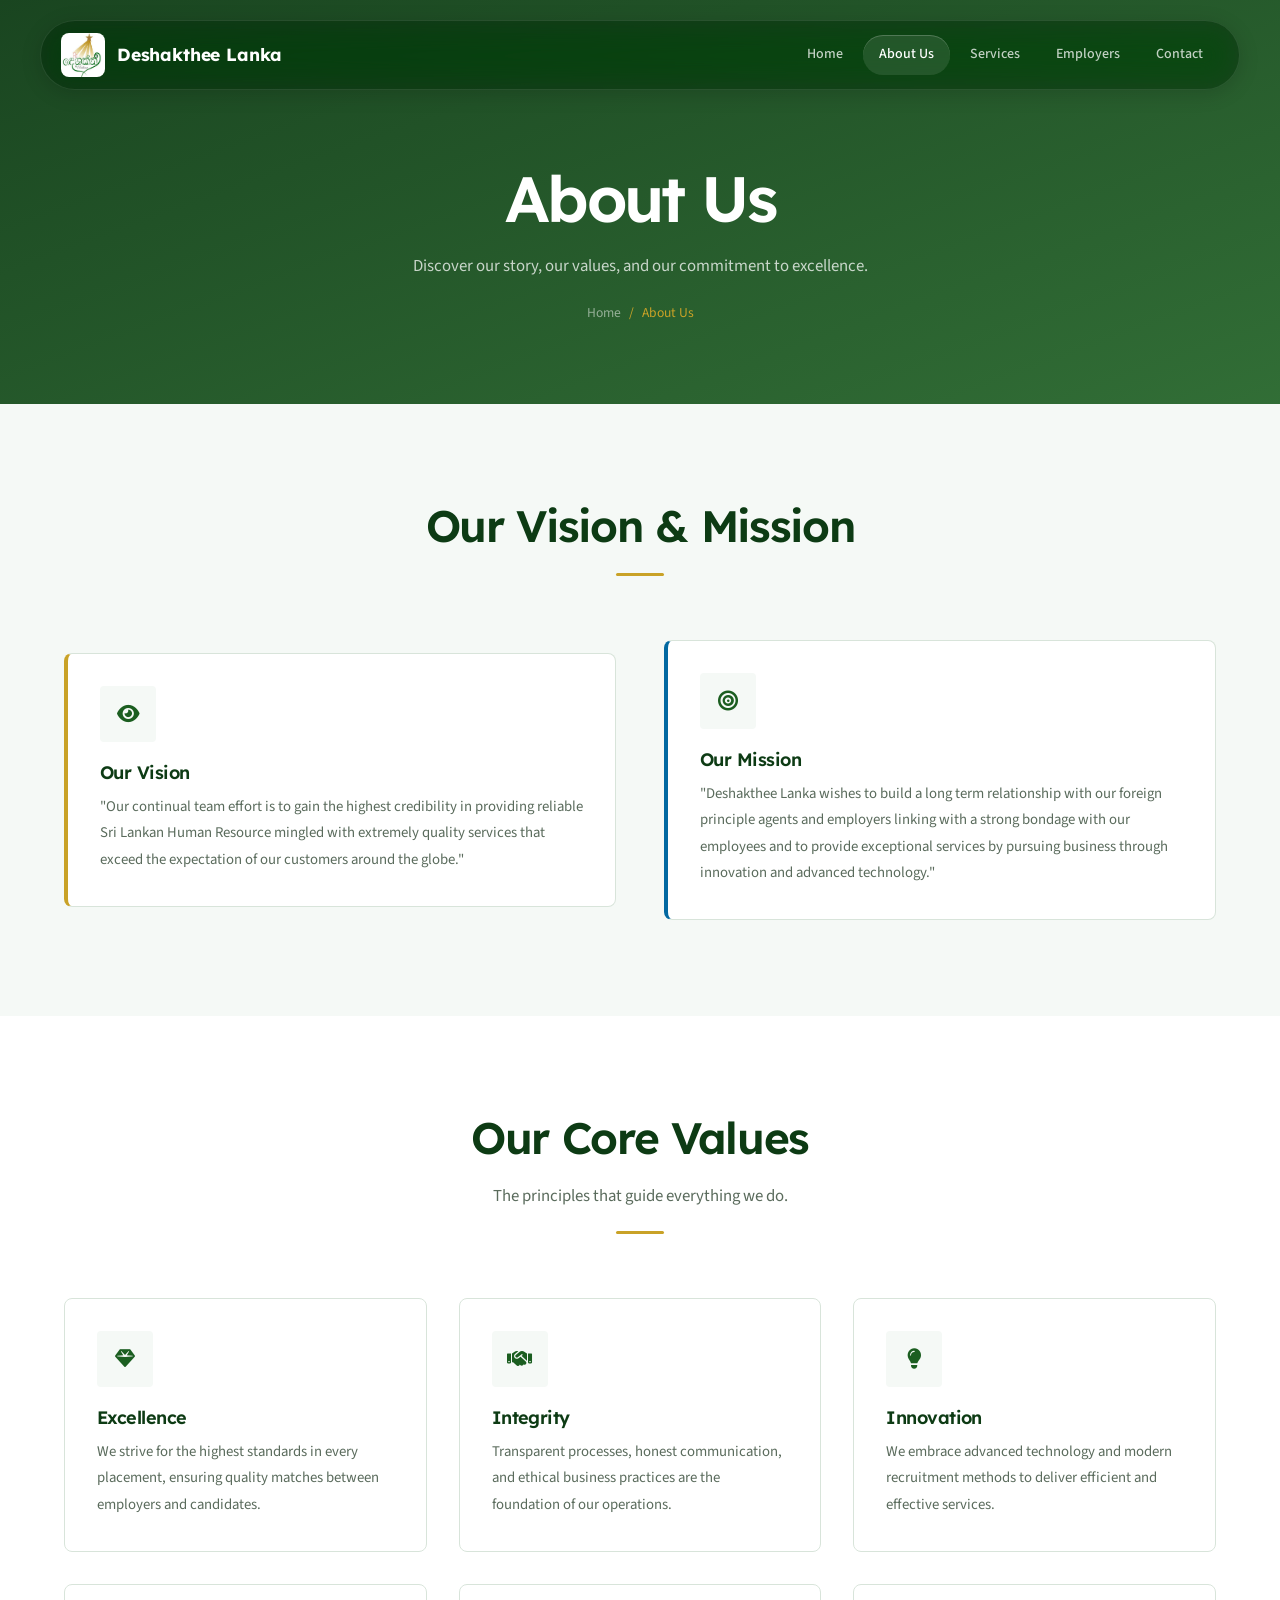
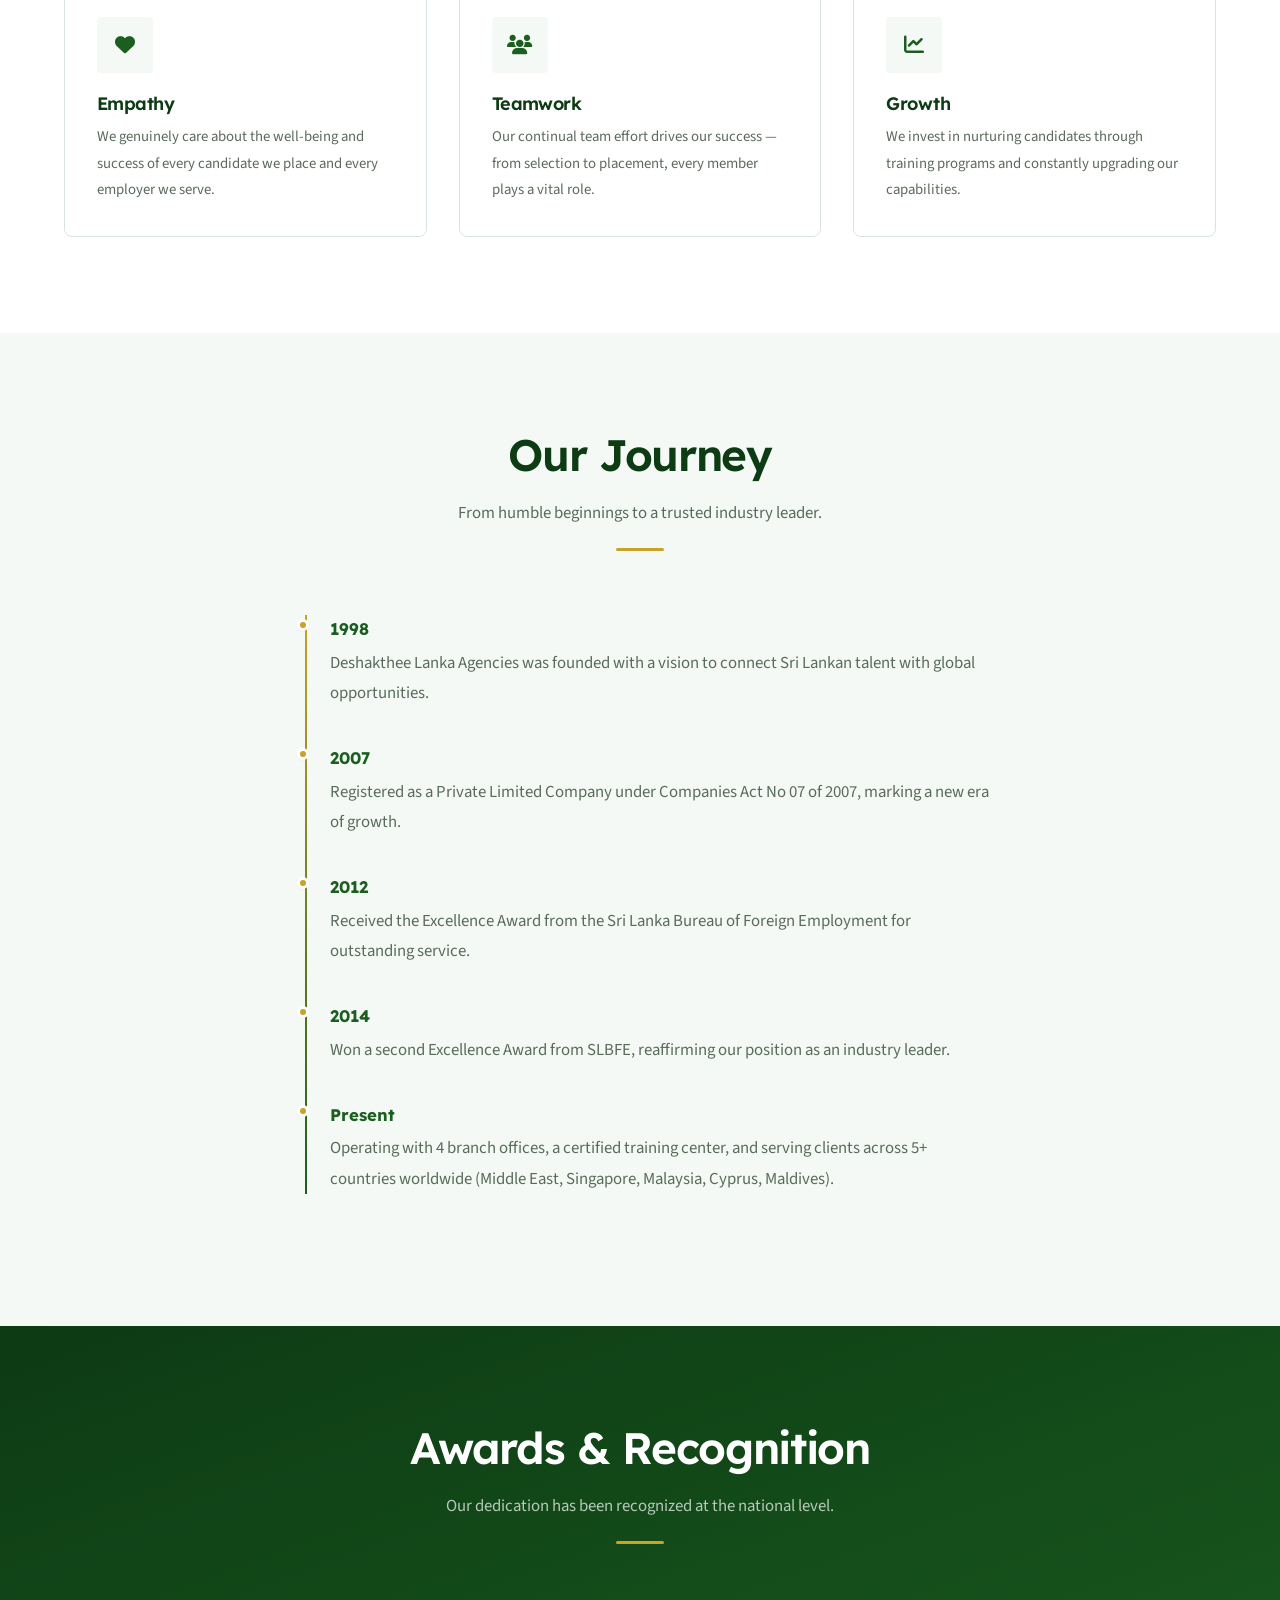
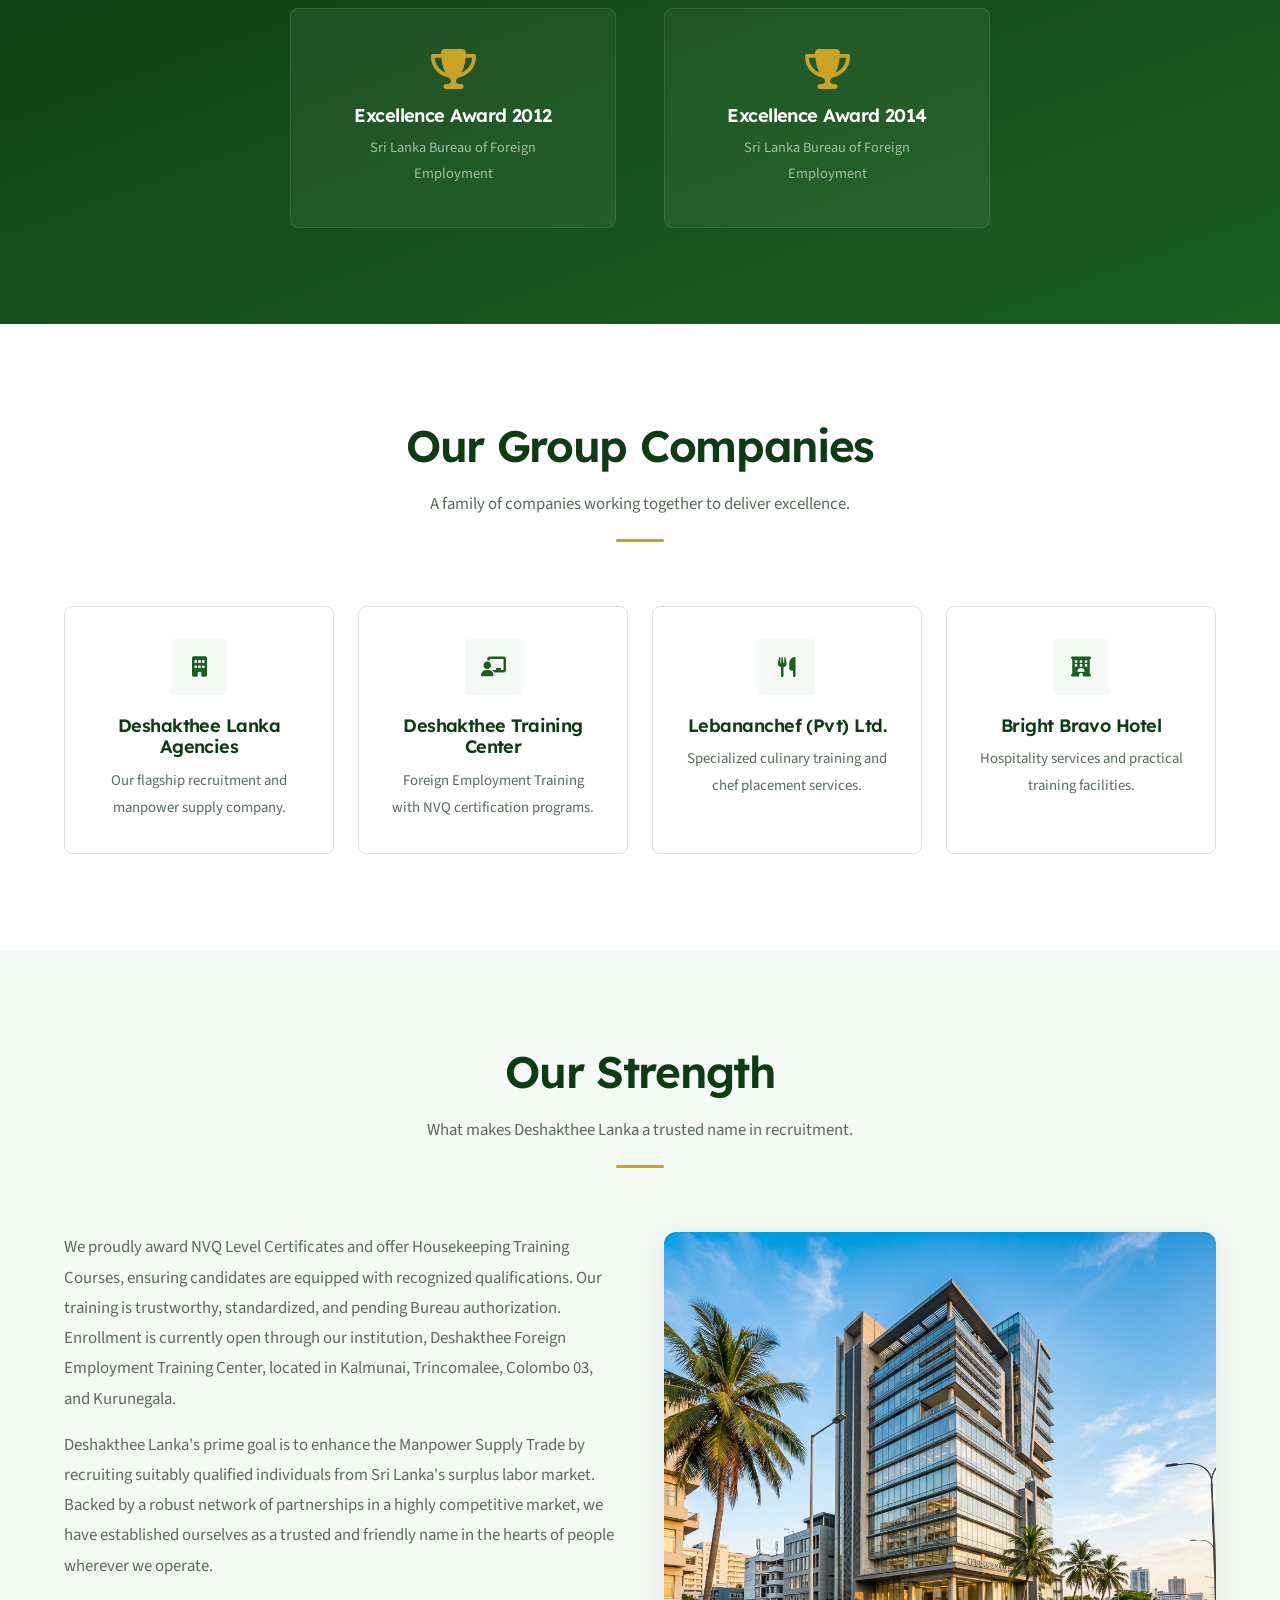
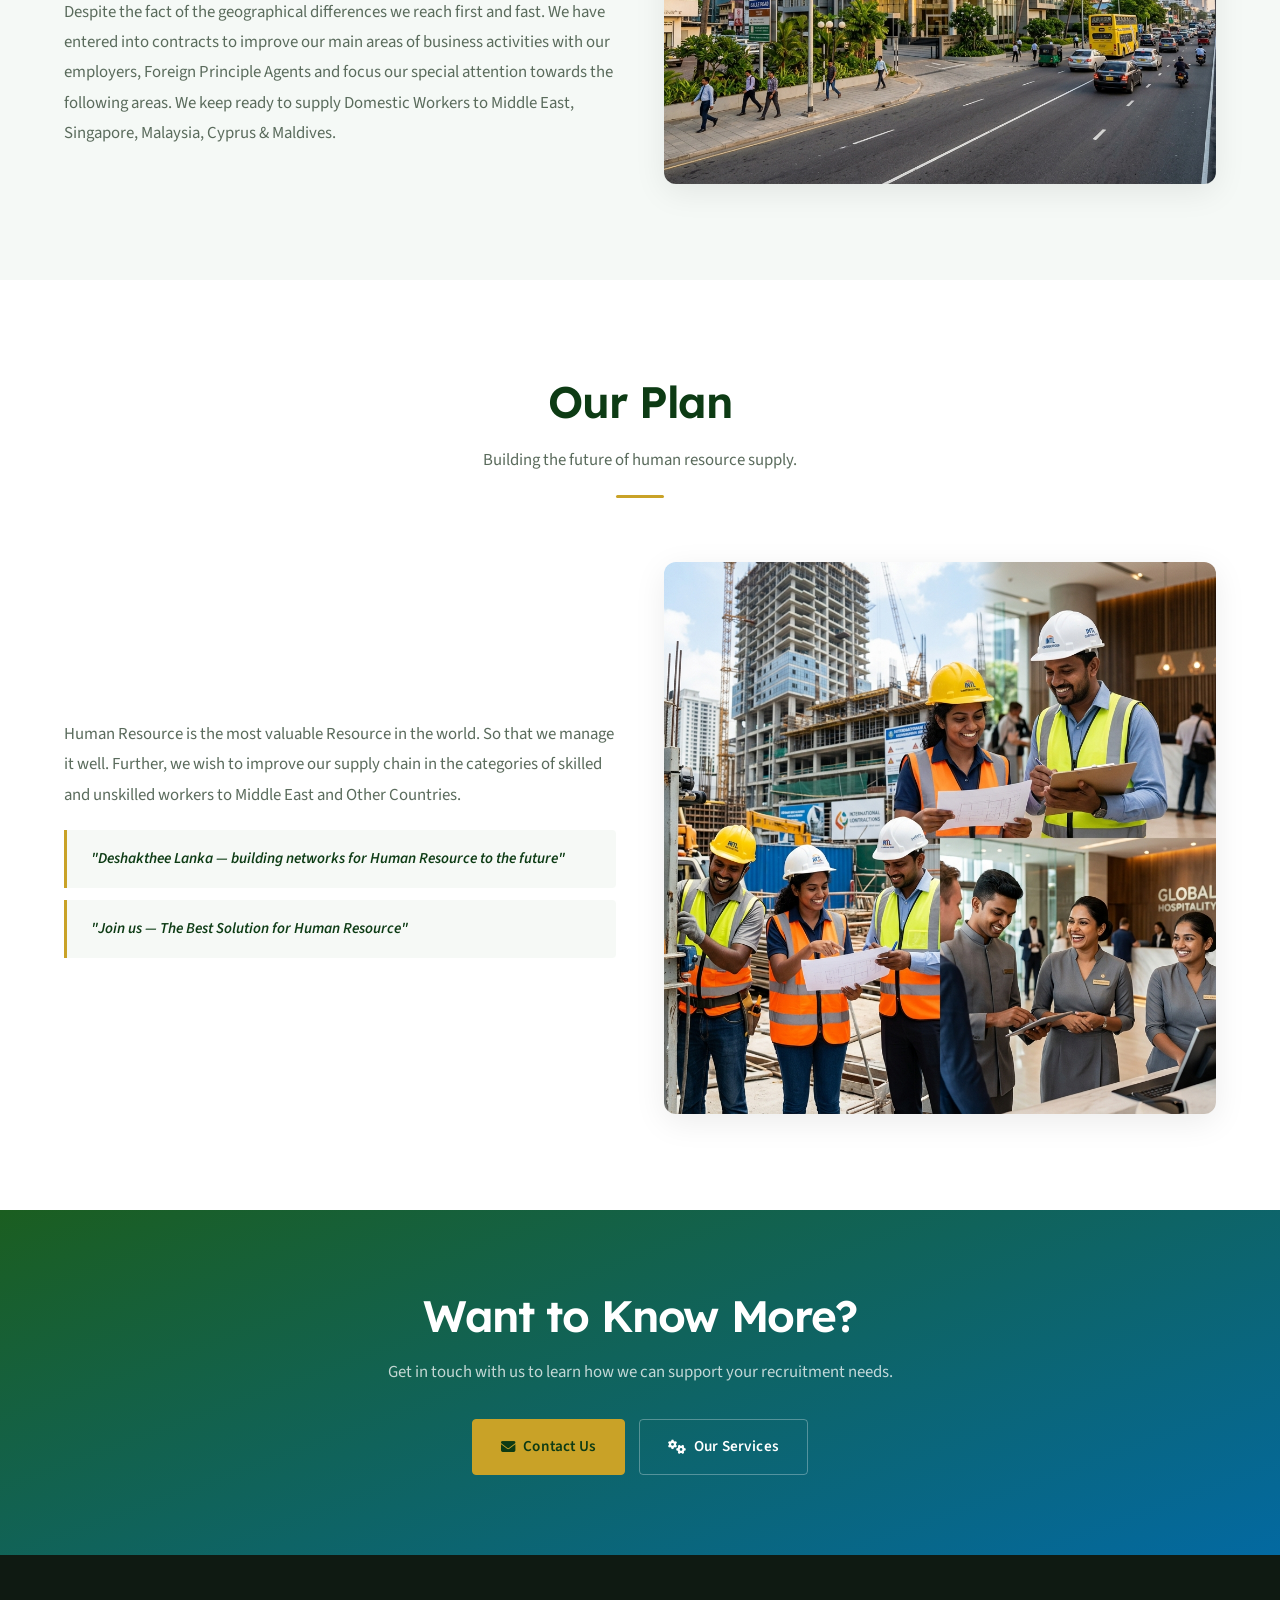
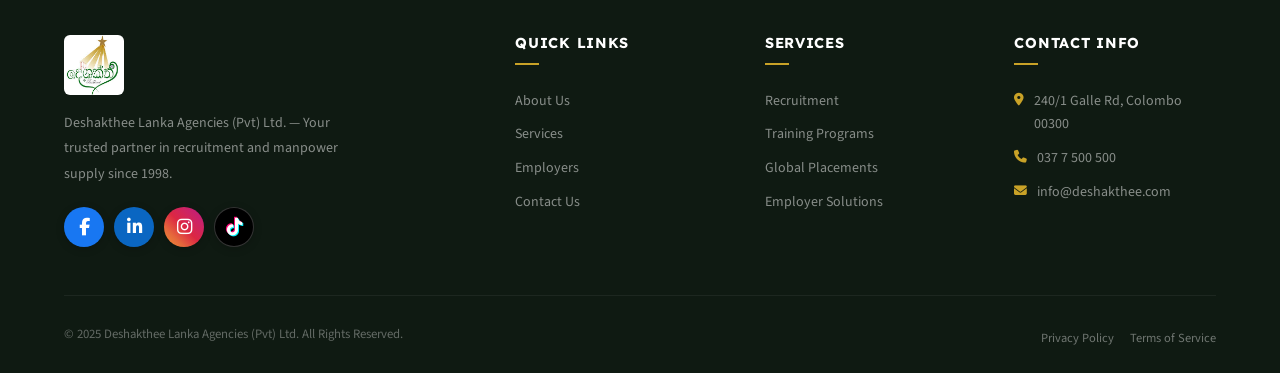
<file: about.html>
<!DOCTYPE html>
<html lang="en">
<head>
  <meta charset="UTF-8">
  <meta name="viewport" content="width=device-width, initial-scale=1.0">
  <title>About Us | Deshakthee Lanka Agencies (Pvt) Ltd.</title>
  <meta name="description" content="Learn about Deshakthee Lanka Agencies: Our vision, mission, values, history, and commitment to excellence in foreign employment and manpower supply.">
  <link rel="icon" href="logo.jpeg" type="image/jpeg">
  <link rel="preconnect" href="https://fonts.googleapis.com">
  <link rel="preconnect" href="https://fonts.gstatic.com" crossorigin>
  <link href="https://fonts.googleapis.com/css2?family=Lexend:wght@300;400;500;600;700&family=Source+Sans+3:wght@300;400;500;600;700&display=swap" rel="stylesheet">
  <link rel="stylesheet" href="https://cdnjs.cloudflare.com/ajax/libs/font-awesome/6.5.1/css/all.min.css">
  <link rel="stylesheet" href="https://unpkg.com/aos@2.3.4/dist/aos.css">
  <link rel="stylesheet" href="css/styles.css">
</head>
<body>

  <!-- Navbar -->
  <nav class="navbar" id="navbar">
    <div class="container">
      <a href="index.html" class="navbar-logo">
        <img src="logo.jpeg" alt="Deshakthee Lanka Logo">
        <span>Deshakthee Lanka</span>
      </a>
      <div class="nav-links" id="navLinks">
        <a href="index.html">Home</a>
        <a href="about.html" class="active">About Us</a>
        <a href="services.html">Services</a>
        
        <a href="employers.html">Employers</a>
        <a href="contact.html">Contact</a>
        
      </div>
      <div class="hamburger" id="hamburger"><span></span><span></span><span></span></div>
    </div>
  </nav>

  <!-- Page Hero -->
  <section class="page-hero">
    <div class="container">
      <h1 data-aos="fade-up">About Us</h1>
      <p data-aos="fade-up" data-aos-delay="100">Discover our story, our values, and our commitment to excellence.</p>
      <div class="breadcrumb" data-aos="fade-up" data-aos-delay="200">
        <a href="index.html">Home</a><span>/</span><span>About Us</span>
      </div>
    </div>
  </section>



  <!-- Vision & Mission -->
  <section class="section section-light">
    <div class="container">
      <div class="section-header" data-aos="fade-up">
        <h2>Our Vision &amp; Mission</h2>
        <div class="accent-line"></div>
      </div>
      <div class="grid-2">
        <div class="card" data-aos="fade-up" data-aos-delay="0" style="border-left:4px solid var(--secondary);">
          <div class="card-icon"><i class="fas fa-eye"></i></div>
          <h3>Our Vision</h3>
          <p>"Our continual team effort is to gain the highest credibility in providing reliable Sri Lankan Human Resource mingled with extremely quality services that exceed the expectation of our customers around the globe."</p>
        </div>
        <div class="card" data-aos="fade-up" data-aos-delay="150" style="border-left:4px solid var(--accent);">
          <div class="card-icon"><i class="fas fa-bullseye"></i></div>
          <h3>Our Mission</h3>
          <p>"Deshakthee Lanka wishes to build a long term relationship with our foreign principle agents and employers linking with a strong bondage with our employees and to provide exceptional services by pursuing business through innovation and advanced technology."</p>
        </div>
      </div>
    </div>
  </section>

  <!-- Core Values -->
  <section class="section">
    <div class="container">
      <div class="section-header" data-aos="fade-up">
        <h2>Our Core Values</h2>
        <p>The principles that guide everything we do.</p>
        <div class="accent-line"></div>
      </div>
      <div class="grid-3">
        <div class="card" data-aos="fade-up" data-aos-delay="0">
          <div class="card-icon"><i class="fas fa-gem"></i></div>
          <h3>Excellence</h3>
          <p>We strive for the highest standards in every placement, ensuring quality matches between employers and candidates.</p>
        </div>
        <div class="card" data-aos="fade-up" data-aos-delay="100">
          <div class="card-icon"><i class="fas fa-handshake"></i></div>
          <h3>Integrity</h3>
          <p>Transparent processes, honest communication, and ethical business practices are the foundation of our operations.</p>
        </div>
        <div class="card" data-aos="fade-up" data-aos-delay="200">
          <div class="card-icon"><i class="fas fa-lightbulb"></i></div>
          <h3>Innovation</h3>
          <p>We embrace advanced technology and modern recruitment methods to deliver efficient and effective services.</p>
        </div>
        <div class="card" data-aos="fade-up" data-aos-delay="0">
          <div class="card-icon"><i class="fas fa-heart"></i></div>
          <h3>Empathy</h3>
          <p>We genuinely care about the well-being and success of every candidate we place and every employer we serve.</p>
        </div>
        <div class="card" data-aos="fade-up" data-aos-delay="100">
          <div class="card-icon"><i class="fas fa-users"></i></div>
          <h3>Teamwork</h3>
          <p>Our continual team effort drives our success — from selection to placement, every member plays a vital role.</p>
        </div>
        <div class="card" data-aos="fade-up" data-aos-delay="200">
          <div class="card-icon"><i class="fas fa-chart-line"></i></div>
          <h3>Growth</h3>
          <p>We invest in nurturing candidates through training programs and constantly upgrading our capabilities.</p>
        </div>
      </div>
    </div>
  </section>

  <!-- Company Timeline -->
  <section class="section section-light">
    <div class="container">
      <div class="section-header" data-aos="fade-up">
        <h2>Our Journey</h2>
        <p>From humble beginnings to a trusted industry leader.</p>
        <div class="accent-line"></div>
      </div>
      <div style="max-width:700px;margin:0 auto;">
        <div class="timeline" data-aos="fade-up">
          <div class="timeline-item">
            <div class="year">1998</div>
            <p>Deshakthee Lanka Agencies was founded with a vision to connect Sri Lankan talent with global opportunities.</p>
          </div>
          <div class="timeline-item">
            <div class="year">2007</div>
            <p>Registered as a Private Limited Company under Companies Act No 07 of 2007, marking a new era of growth.</p>
          </div>
          <div class="timeline-item">
            <div class="year">2012</div>
            <p>Received the Excellence Award from the Sri Lanka Bureau of Foreign Employment for outstanding service.</p>
          </div>
          <div class="timeline-item">
            <div class="year">2014</div>
            <p>Won a second Excellence Award from SLBFE, reaffirming our position as an industry leader.</p>
          </div>
          <div class="timeline-item">
            <div class="year">Present</div>
            <p>Operating with 4 branch offices, a certified training center, and serving clients across 5+ countries worldwide (Middle East, Singapore, Malaysia, Cyprus, Maldives).</p>
          </div>
        </div>
      </div>
    </div>
  </section>

  <!-- Awards -->
  <section class="section awards-section">
    <div class="container">
      <div class="section-header" data-aos="fade-up">
        <h2 style="color:var(--text-light)">Awards &amp; Recognition</h2>
        <p style="color:rgba(255,255,255,0.7)">Our dedication has been recognized at the national level.</p>
        <div class="accent-line"></div>
      </div>
      <div class="grid-2" style="max-width:700px;margin:0 auto;">
        <div class="award-card" data-aos="fade-up" data-aos-delay="0">
          <i class="fas fa-trophy"></i>
          <h3>Excellence Award 2012</h3>
          <p>Sri Lanka Bureau of Foreign Employment</p>
        </div>
        <div class="award-card" data-aos="fade-up" data-aos-delay="150">
          <i class="fas fa-trophy"></i>
          <h3>Excellence Award 2014</h3>
          <p>Sri Lanka Bureau of Foreign Employment</p>
        </div>
      </div>
    </div>
  </section>

  <!-- Group Companies -->
  <section class="section">
    <div class="container">
      <div class="section-header" data-aos="fade-up">
        <h2>Our Group Companies</h2>
        <p>A family of companies working together to deliver excellence.</p>
        <div class="accent-line"></div>
      </div>
      <div class="grid-4">
        <div class="card" data-aos="fade-up" data-aos-delay="0" style="text-align:center;">
          <div class="card-icon" style="margin:0 auto 20px;"><i class="fas fa-building"></i></div>
          <h3>Deshakthee Lanka Agencies</h3>
          <p>Our flagship recruitment and manpower supply company.</p>
        </div>
        <div class="card" data-aos="fade-up" data-aos-delay="100" style="text-align:center;">
          <div class="card-icon" style="margin:0 auto 20px;"><i class="fas fa-chalkboard-teacher"></i></div>
          <h3>Deshakthee Training Center</h3>
          <p>Foreign Employment Training with NVQ certification programs.</p>
        </div>
        <div class="card" data-aos="fade-up" data-aos-delay="200" style="text-align:center;">
          <div class="card-icon" style="margin:0 auto 20px;"><i class="fas fa-utensils"></i></div>
          <h3>Lebananchef (Pvt) Ltd.</h3>
          <p>Specialized culinary training and chef placement services.</p>
        </div>
        <div class="card" data-aos="fade-up" data-aos-delay="300" style="text-align:center;">
          <div class="card-icon" style="margin:0 auto 20px;"><i class="fas fa-hotel"></i></div>
          <h3>Bright Bravo Hotel</h3>
          <p>Hospitality services and practical training facilities.</p>
        </div>
      </div>
    </div>
  </section>

  <!-- Our Strength -->
  <section class="section section-light">
    <div class="container">
      <div class="section-header" data-aos="fade-up">
        <h2>Our Strength</h2>
        <p>What makes Deshakthee Lanka a trusted name in recruitment.</p>
        <div class="accent-line"></div>
      </div>
      <div class="strength-grid">
        <div class="strength-content" data-aos="fade-right">
          <p>We proudly award NVQ Level Certificates and offer Housekeeping Training Courses, ensuring candidates are equipped with recognized qualifications. Our training is trustworthy, standardized, and pending Bureau authorization. Enrollment is currently open through our institution, Deshakthee Foreign Employment Training Center, located in Kalmunai, Trincomalee, Colombo 03, and Kurunegala.</p>
          <p>Deshakthee Lanka's prime goal is to enhance the Manpower Supply Trade by recruiting suitably qualified individuals from Sri Lanka's surplus labor market. Backed by a robust network of partnerships in a highly competitive market, we have established ourselves as a trusted and friendly name in the hearts of people wherever we operate.</p>
          <p>Despite the fact of the geographical differences we reach first and fast. We have entered into contracts to improve our main areas of business activities with our employers, Foreign Principle Agents and focus our special attention towards the following areas. We keep ready to supply Domestic Workers to Middle East, Singapore, Malaysia, Cyprus &amp; Maldives.</p>
        </div>
        <div data-aos="fade-left">
          <img src="assets/images/office-building.png" alt="Deshakthee Lanka Office" style="border-radius:var(--radius-lg);box-shadow:var(--shadow-lg);width:100%;">
        </div>
      </div>
    </div>
  </section>

  <!-- Our Plan -->
  <section class="section">
    <div class="container">
      <div class="section-header" data-aos="fade-up">
        <h2>Our Plan</h2>
        <p>Building the future of human resource supply.</p>
        <div class="accent-line"></div>
      </div>
      <div class="grid-2">
        <div data-aos="fade-right">
          <p>Human Resource is the most valuable Resource in the world. So that we manage it well. Further, we wish to improve our supply chain in the categories of skilled and unskilled workers to Middle East and Other Countries.</p>
          <div class="plan-slogans">
            <div class="plan-slogan">"Deshakthee Lanka — building networks for Human Resource to the future"</div>
            <div class="plan-slogan">"Join us — The Best Solution for Human Resource"</div>
          </div>
        </div>
        <div data-aos="fade-left">
          <img src="assets/images/workers-success.png" alt="Workers in uniform" style="border-radius:var(--radius-lg);box-shadow:var(--shadow-lg);width:100%;">
        </div>
      </div>
    </div>
  </section>

  <!-- CTA Banner -->
  <section class="cta-banner">
    <div class="container" data-aos="zoom-in">
      <h2>Want to Know More?</h2>
      <p>Get in touch with us to learn how we can support your recruitment needs.</p>
      <div class="btn-group">
        <a href="contact.html" class="btn btn-primary"><i class="fas fa-envelope"></i> Contact Us</a>
        <a href="services.html" class="btn btn-secondary"><i class="fas fa-cogs"></i> Our Services</a>
      </div>
    </div>
  </section>

  <!-- Footer -->
  <footer class="footer">
    <div class="container">
      <div class="footer-grid">
        <div class="footer-about">
          <img src="logo.jpeg" alt="Deshakthee Lanka Logo">
          <p>Deshakthee Lanka Agencies (Pvt) Ltd. — Your trusted partner in recruitment and manpower supply since 1998.</p>
          <div class="social-links">
            <a href="https://web.facebook.com/deshakthee/" target="_blank" rel="noopener" aria-label="Facebook" class="facebook"><i class="fab fa-facebook-f"></i></a>
            <a href="https://www.linkedin.com/company/deshakthee-lanka-agencies-pvt-ltd" target="_blank" rel="noopener" aria-label="LinkedIn" class="linkedin"><i class="fab fa-linkedin-in"></i></a>
            <a href="https://www.instagram.com/deshakthee/" target="_blank" rel="noopener" aria-label="Instagram" class="instagram"><i class="fab fa-instagram"></i></a>
            <a href="https://www.tiktok.com/discover/deshakthee-lanka-agencies-pvt-ltd" target="_blank" rel="noopener" aria-label="TikTok" class="tiktok"><i class="fab fa-tiktok"></i></a>
          </div>
        </div>
        <div><h4>Quick Links</h4><div class="footer-links"><a href="about.html">About Us</a><a href="services.html">Services</a><a href="employers.html">Employers</a><a href="contact.html">Contact Us</a></div></div>
        <div><h4>Services</h4><div class="footer-links"><a href="services.html">Recruitment</a><a href="services.html">Training Programs</a><a href="services.html">Global Placements</a><a href="services.html">Employer Solutions</a></div></div>
        <div><h4>Contact Info</h4><ul class="footer-contact"><li><i class="fas fa-location-dot"></i><span>240/1 Galle Rd, Colombo 00300</span></li><li><i class="fas fa-phone"></i><span>037 7 500 500</span></li><li><i class="fas fa-envelope"></i><span>info@deshakthee.com</span></li></ul></div>
      </div>
      <div class="footer-bottom">
        <p>&copy; 2025 Deshakthee Lanka Agencies (Pvt) Ltd. All Rights Reserved.</p>
        <div class="footer-legal">
          <a href="privacy.html">Privacy Policy</a>
          <a href="terms.html">Terms of Service</a>
        </div>
      </div>
    </div>
  </footer>

  <!-- WhatsApp Floating Button -->
  <script src="https://unpkg.com/aos@2.3.4/dist/aos.js"></script>
  <script>AOS.init({ duration: 800, once: true, offset: 80 });</script>
  <script src="js/main.js"></script>
</body>
</html>
</file>
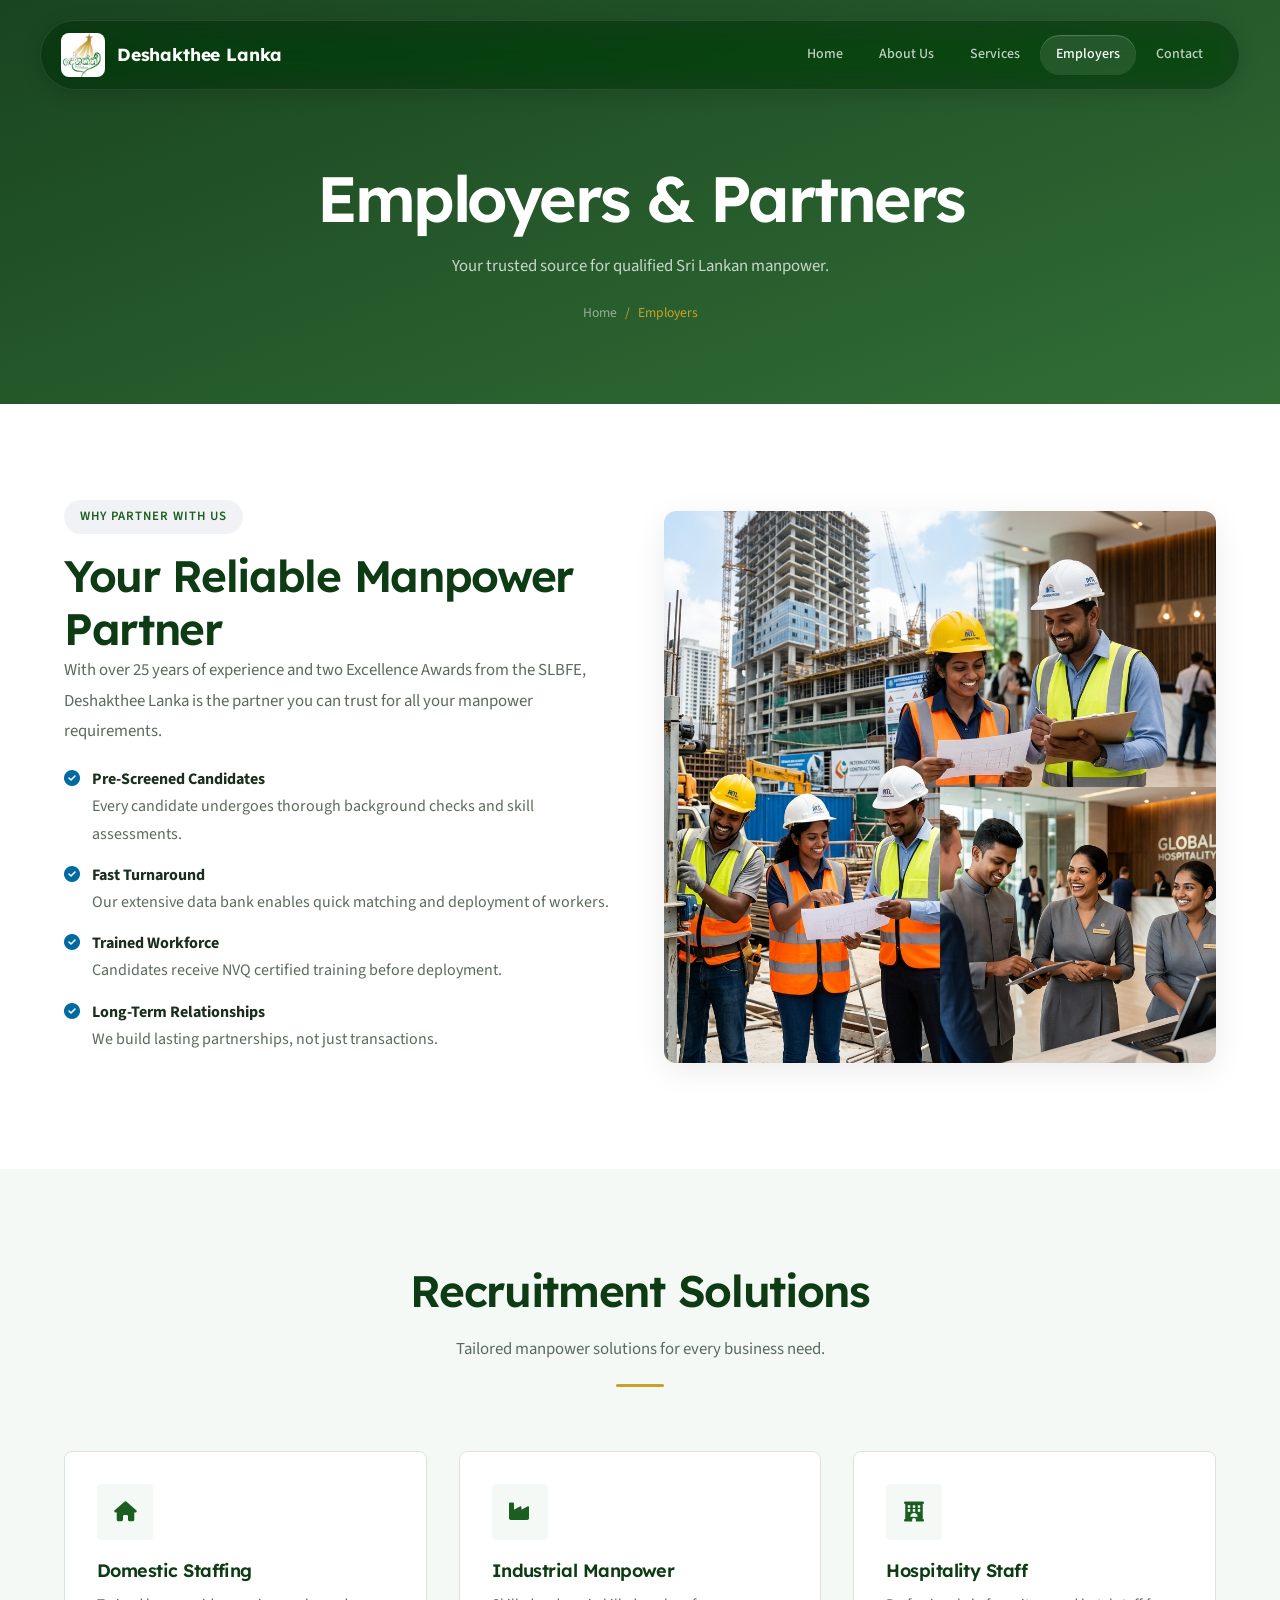
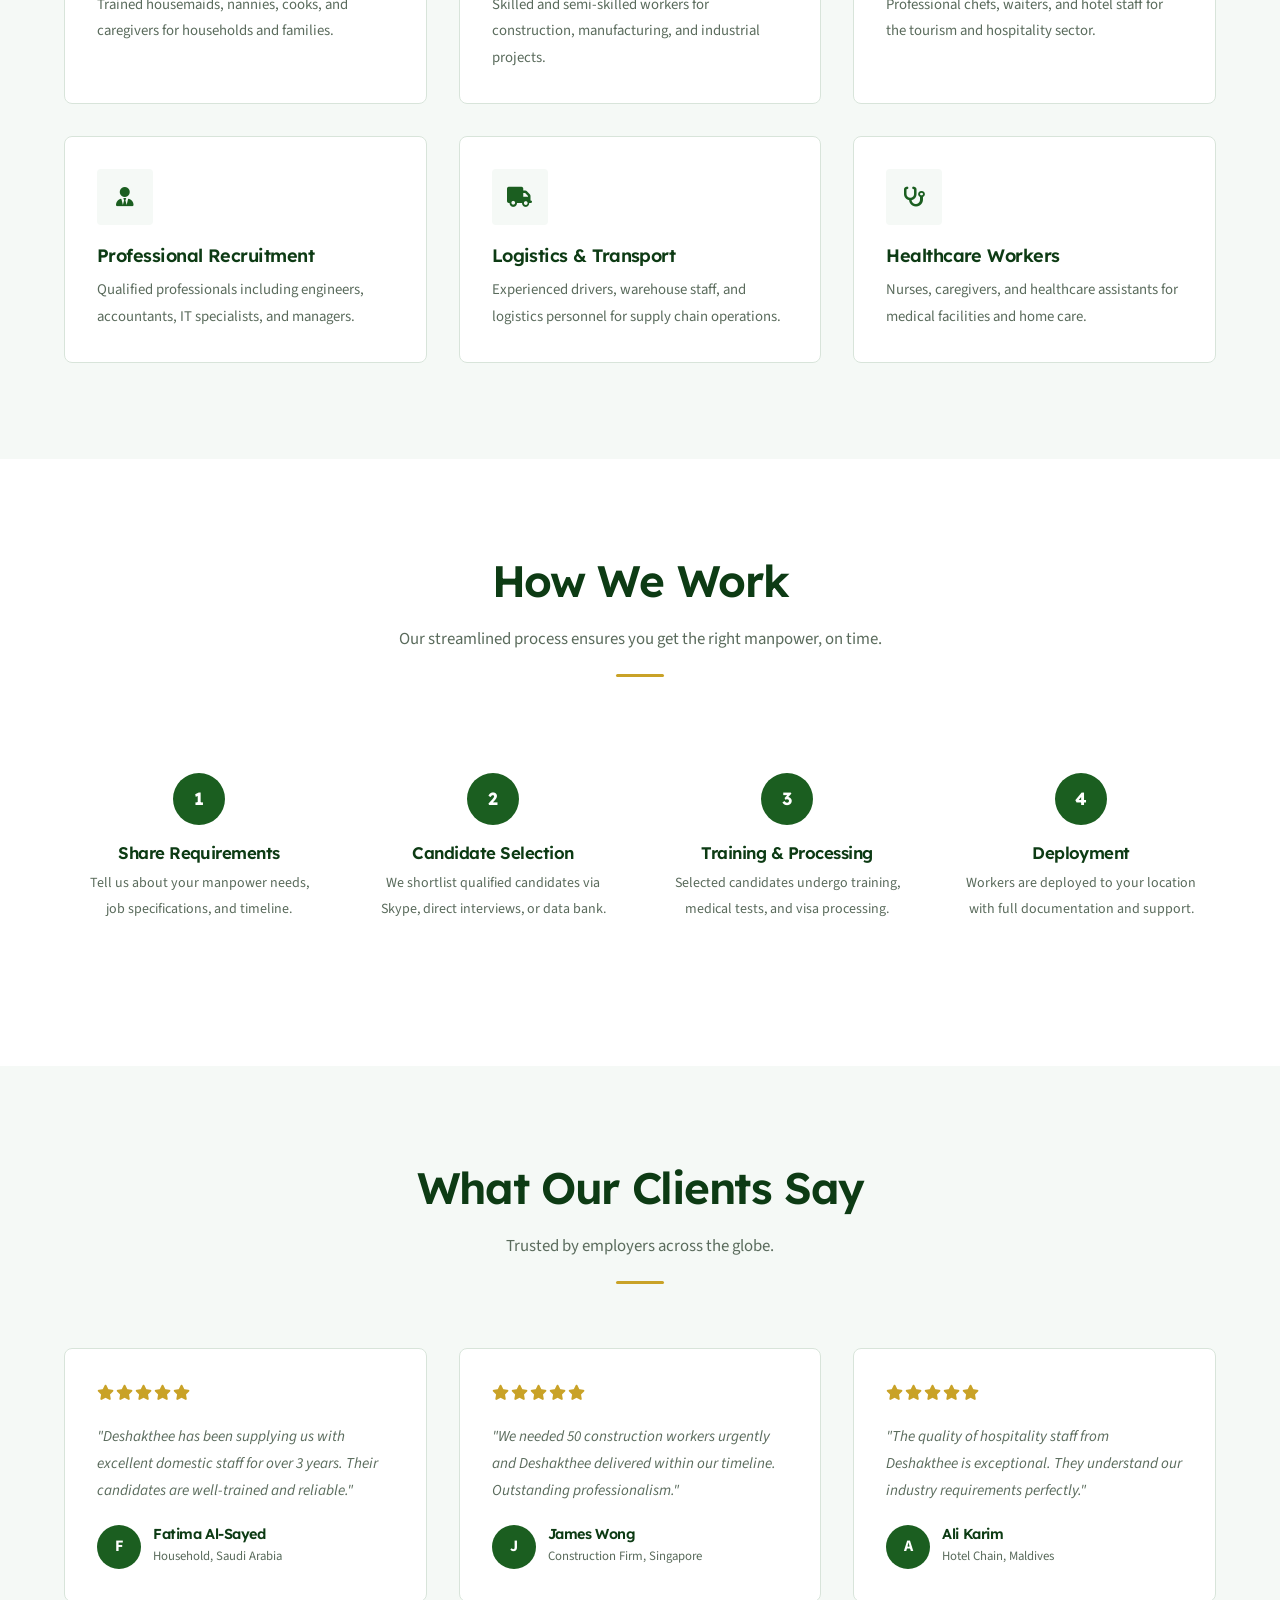
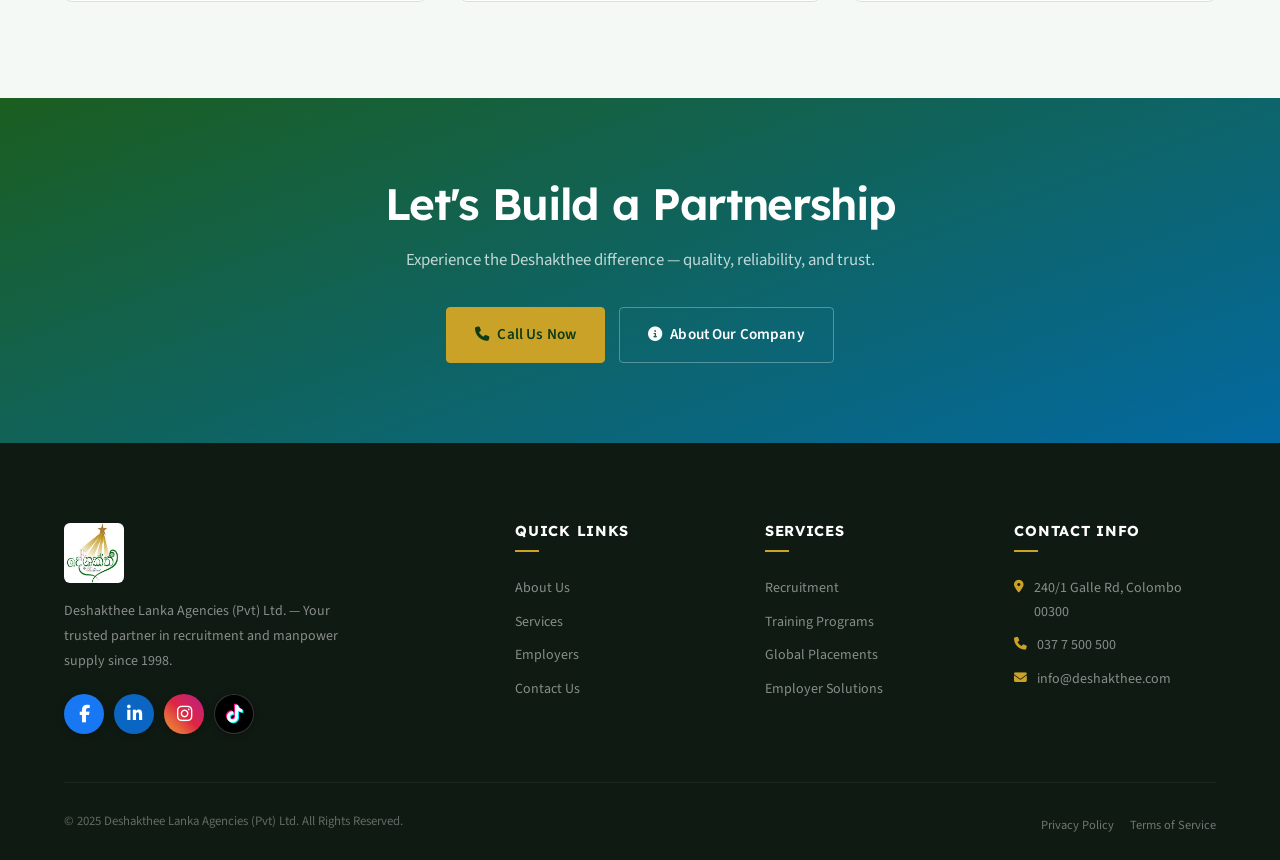
<file: employers.html>
<!DOCTYPE html>
<html lang="en">
<head>
  <meta charset="UTF-8">
  <meta name="viewport" content="width=device-width, initial-scale=1.0">
  <title>Employers | Deshakthee Lanka Agencies (Pvt) Ltd.</title>
  <meta name="description" content="Partner with Deshakthee Lanka Agencies for reliable manpower solutions. Request skilled and unskilled workers from Sri Lanka for your global needs.">
  <link rel="icon" href="logo.jpeg" type="image/jpeg">
  <link rel="preconnect" href="https://fonts.googleapis.com">
  <link rel="preconnect" href="https://fonts.gstatic.com" crossorigin>
  <link href="https://fonts.googleapis.com/css2?family=Lexend:wght@300;400;500;600;700&family=Source+Sans+3:wght@300;400;500;600;700&display=swap" rel="stylesheet">
  <link rel="stylesheet" href="https://cdnjs.cloudflare.com/ajax/libs/font-awesome/6.5.1/css/all.min.css">
  <link rel="stylesheet" href="https://unpkg.com/aos@2.3.4/dist/aos.css">
  <link rel="stylesheet" href="css/styles.css">
</head>
<body>

  <!-- Navbar -->
  <nav class="navbar" id="navbar">
    <div class="container">
      <a href="index.html" class="navbar-logo"><img src="logo.jpeg" alt="Deshakthee Lanka Logo"><span>Deshakthee Lanka</span></a>
      <div class="nav-links" id="navLinks">
        <a href="index.html">Home</a><a href="about.html">About Us</a><a href="services.html">Services</a><a href="employers.html" class="active">Employers</a><a href="contact.html">Contact</a>
        
      </div>
      <div class="hamburger" id="hamburger"><span></span><span></span><span></span></div>
    </div>
  </nav>

  <!-- Page Hero -->
  <section class="page-hero">
    <div class="container">
      <h1 data-aos="fade-up">Employers &amp; Partners</h1>
      <p data-aos="fade-up" data-aos-delay="100">Your trusted source for qualified Sri Lankan manpower.</p>
      <div class="breadcrumb" data-aos="fade-up" data-aos-delay="200"><a href="index.html">Home</a><span>/</span><span>Employers</span></div>
    </div>
  </section>

  <!-- Why Partner -->
  <section class="section">
    <div class="container">
      <div class="grid-2">
        <div data-aos="fade-right">
          <span class="tag" style="display:inline-block;padding:6px 16px;background:rgba(10,36,99,0.06);color:var(--primary);font-size:0.8rem;font-weight:600;border-radius:50px;text-transform:uppercase;letter-spacing:1px;margin-bottom:16px;">Why Partner With Us</span>
          <h2>Your Reliable Manpower Partner</h2>
          <p>With over 25 years of experience and two Excellence Awards from the SLBFE, Deshakthee Lanka is the partner you can trust for all your manpower requirements.</p>
          <ul style="margin:20px 0;display:flex;flex-direction:column;gap:14px;">
            <li style="display:flex;align-items:flex-start;gap:12px;color:var(--text-secondary);"><i class="fas fa-check-circle" style="color:var(--accent);margin-top:4px;"></i><div><strong style="color:var(--text-primary);">Pre-Screened Candidates</strong><br>Every candidate undergoes thorough background checks and skill assessments.</div></li>
            <li style="display:flex;align-items:flex-start;gap:12px;color:var(--text-secondary);"><i class="fas fa-check-circle" style="color:var(--accent);margin-top:4px;"></i><div><strong style="color:var(--text-primary);">Fast Turnaround</strong><br>Our extensive data bank enables quick matching and deployment of workers.</div></li>
            <li style="display:flex;align-items:flex-start;gap:12px;color:var(--text-secondary);"><i class="fas fa-check-circle" style="color:var(--accent);margin-top:4px;"></i><div><strong style="color:var(--text-primary);">Trained Workforce</strong><br>Candidates receive NVQ certified training before deployment.</div></li>
            <li style="display:flex;align-items:flex-start;gap:12px;color:var(--text-secondary);"><i class="fas fa-check-circle" style="color:var(--accent);margin-top:4px;"></i><div><strong style="color:var(--text-primary);">Long-Term Relationships</strong><br>We build lasting partnerships, not just transactions.</div></li>
          </ul>
        </div>
        <div data-aos="fade-left">
          <img src="assets/images/workers-success.png" alt="Successful Workers" style="border-radius:var(--radius-lg);box-shadow:var(--shadow-lg);width:100%;">
        </div>
      </div>
    </div>
  </section>

  <!-- Recruitment Solutions -->
  <section class="section section-light">
    <div class="container">
      <div class="section-header" data-aos="fade-up">
        <h2>Recruitment Solutions</h2>
        <p>Tailored manpower solutions for every business need.</p>
        <div class="accent-line"></div>
      </div>
      <div class="grid-3">
        <div class="card" data-aos="fade-up" data-aos-delay="0">
          <div class="card-icon"><i class="fas fa-home"></i></div>
          <h3>Domestic Staffing</h3>
          <p>Trained housemaids, nannies, cooks, and caregivers for households and families.</p>
        </div>
        <div class="card" data-aos="fade-up" data-aos-delay="100">
          <div class="card-icon"><i class="fas fa-industry"></i></div>
          <h3>Industrial Manpower</h3>
          <p>Skilled and semi-skilled workers for construction, manufacturing, and industrial projects.</p>
        </div>
        <div class="card" data-aos="fade-up" data-aos-delay="200">
          <div class="card-icon"><i class="fas fa-hotel"></i></div>
          <h3>Hospitality Staff</h3>
          <p>Professional chefs, waiters, and hotel staff for the tourism and hospitality sector.</p>
        </div>
        <div class="card" data-aos="fade-up" data-aos-delay="0">
          <div class="card-icon"><i class="fas fa-user-tie"></i></div>
          <h3>Professional Recruitment</h3>
          <p>Qualified professionals including engineers, accountants, IT specialists, and managers.</p>
        </div>
        <div class="card" data-aos="fade-up" data-aos-delay="100">
          <div class="card-icon"><i class="fas fa-truck"></i></div>
          <h3>Logistics &amp; Transport</h3>
          <p>Experienced drivers, warehouse staff, and logistics personnel for supply chain operations.</p>
        </div>
        <div class="card" data-aos="fade-up" data-aos-delay="200">
          <div class="card-icon"><i class="fas fa-stethoscope"></i></div>
          <h3>Healthcare Workers</h3>
          <p>Nurses, caregivers, and healthcare assistants for medical facilities and home care.</p>
        </div>
      </div>
    </div>
  </section>

  <!-- Supply Process -->
  <section class="section">
    <div class="container">
      <div class="section-header" data-aos="fade-up">
        <h2>How We Work</h2>
        <p>Our streamlined process ensures you get the right manpower, on time.</p>
        <div class="accent-line"></div>
      </div>
      <div class="process-steps">
        <div class="step" data-aos="fade-up" data-aos-delay="0">
          <div class="step-number">1</div>
          <h3>Share Requirements</h3>
          <p>Tell us about your manpower needs, job specifications, and timeline.</p>
        </div>
        <div class="step" data-aos="fade-up" data-aos-delay="100">
          <div class="step-number">2</div>
          <h3>Candidate Selection</h3>
          <p>We shortlist qualified candidates via Skype, direct interviews, or data bank.</p>
        </div>
        <div class="step" data-aos="fade-up" data-aos-delay="200">
          <div class="step-number">3</div>
          <h3>Training &amp; Processing</h3>
          <p>Selected candidates undergo training, medical tests, and visa processing.</p>
        </div>
        <div class="step" data-aos="fade-up" data-aos-delay="300">
          <div class="step-number">4</div>
          <h3>Deployment</h3>
          <p>Workers are deployed to your location with full documentation and support.</p>
        </div>
      </div>
    </div>
  </section>

  <!-- Client Testimonials -->
  <section class="section section-light">
    <div class="container">
      <div class="section-header" data-aos="fade-up">
        <h2>What Our Clients Say</h2>
        <p>Trusted by employers across the globe.</p>
        <div class="accent-line"></div>
      </div>
      <div class="grid-3">
        <div class="testimonial-card" data-aos="fade-up" data-aos-delay="0">
          <div class="stars"><i class="fas fa-star"></i><i class="fas fa-star"></i><i class="fas fa-star"></i><i class="fas fa-star"></i><i class="fas fa-star"></i></div>
          <blockquote>"Deshakthee has been supplying us with excellent domestic staff for over 3 years. Their candidates are well-trained and reliable."</blockquote>
          <div class="testimonial-author"><div class="avatar">F</div><div class="info"><h4>Fatima Al-Sayed</h4><p>Household, Saudi Arabia</p></div></div>
        </div>
        <div class="testimonial-card" data-aos="fade-up" data-aos-delay="100">
          <div class="stars"><i class="fas fa-star"></i><i class="fas fa-star"></i><i class="fas fa-star"></i><i class="fas fa-star"></i><i class="fas fa-star"></i></div>
          <blockquote>"We needed 50 construction workers urgently and Deshakthee delivered within our timeline. Outstanding professionalism."</blockquote>
          <div class="testimonial-author"><div class="avatar">J</div><div class="info"><h4>James Wong</h4><p>Construction Firm, Singapore</p></div></div>
        </div>
        <div class="testimonial-card" data-aos="fade-up" data-aos-delay="200">
          <div class="stars"><i class="fas fa-star"></i><i class="fas fa-star"></i><i class="fas fa-star"></i><i class="fas fa-star"></i><i class="fas fa-star"></i></div>
          <blockquote>"The quality of hospitality staff from Deshakthee is exceptional. They understand our industry requirements perfectly."</blockquote>
          <div class="testimonial-author"><div class="avatar">A</div><div class="info"><h4>Ali Karim</h4><p>Hotel Chain, Maldives</p></div></div>
        </div>
      </div>
    </div>
  </section>



  <!-- CTA Banner -->
  <section class="cta-banner">
    <div class="container" data-aos="zoom-in">
      <h2>Let's Build a Partnership</h2>
      <p>Experience the Deshakthee difference — quality, reliability, and trust.</p>
      <div class="btn-group">
        <a href="contact.html" class="btn btn-primary"><i class="fas fa-phone"></i> Call Us Now</a>
        <a href="about.html" class="btn btn-secondary"><i class="fas fa-info-circle"></i> About Our Company</a>
      </div>
    </div>
  </section>

  <!-- Footer -->
  <footer class="footer">
    <div class="container">
      <div class="footer-grid">
        <div class="footer-about"><img src="logo.jpeg" alt="Deshakthee Lanka Logo"><p>Deshakthee Lanka Agencies (Pvt) Ltd. — Your trusted partner in recruitment and manpower supply since 1998.</p><div class="social-links">
            <a href="https://web.facebook.com/deshakthee/" target="_blank" rel="noopener" aria-label="Facebook" class="facebook"><i class="fab fa-facebook-f"></i></a>
            <a href="https://www.linkedin.com/company/deshakthee-lanka-agencies-pvt-ltd" target="_blank" rel="noopener" aria-label="LinkedIn" class="linkedin"><i class="fab fa-linkedin-in"></i></a>
            <a href="https://www.instagram.com/deshakthee/" target="_blank" rel="noopener" aria-label="Instagram" class="instagram"><i class="fab fa-instagram"></i></a>
            <a href="https://www.tiktok.com/discover/deshakthee-lanka-agencies-pvt-ltd" target="_blank" rel="noopener" aria-label="TikTok" class="tiktok"><i class="fab fa-tiktok"></i></a>
          </div></div>
        <div><h4>Quick Links</h4><div class="footer-links"><a href="about.html">About Us</a><a href="services.html">Services</a><a href="employers.html">Employers</a><a href="contact.html">Contact Us</a></div></div>
        <div><h4>Services</h4><div class="footer-links"><a href="services.html">Recruitment</a><a href="services.html">Training Programs</a><a href="services.html">Global Placements</a><a href="services.html">Employer Solutions</a></div></div>
        <div><h4>Contact Info</h4><ul class="footer-contact"><li><i class="fas fa-location-dot"></i><span>240/1 Galle Rd, Colombo 00300</span></li><li><i class="fas fa-phone"></i><span>037 7 500 500</span></li><li><i class="fas fa-envelope"></i><span>info@deshakthee.com</span></li></ul></div>
      </div>
      <div class="footer-bottom"><p>&copy; 2025 Deshakthee Lanka Agencies (Pvt) Ltd. All Rights Reserved.</p><div class="footer-legal"><a href="privacy.html">Privacy Policy</a><a href="terms.html">Terms of Service</a></div></div>
    </div>
  </footer>

  <script src="https://unpkg.com/aos@2.3.4/dist/aos.js"></script>
  <script>AOS.init({ duration: 800, once: true, offset: 80 });</script>
  <script src="js/main.js"></script>
</body>
</html>
</file>
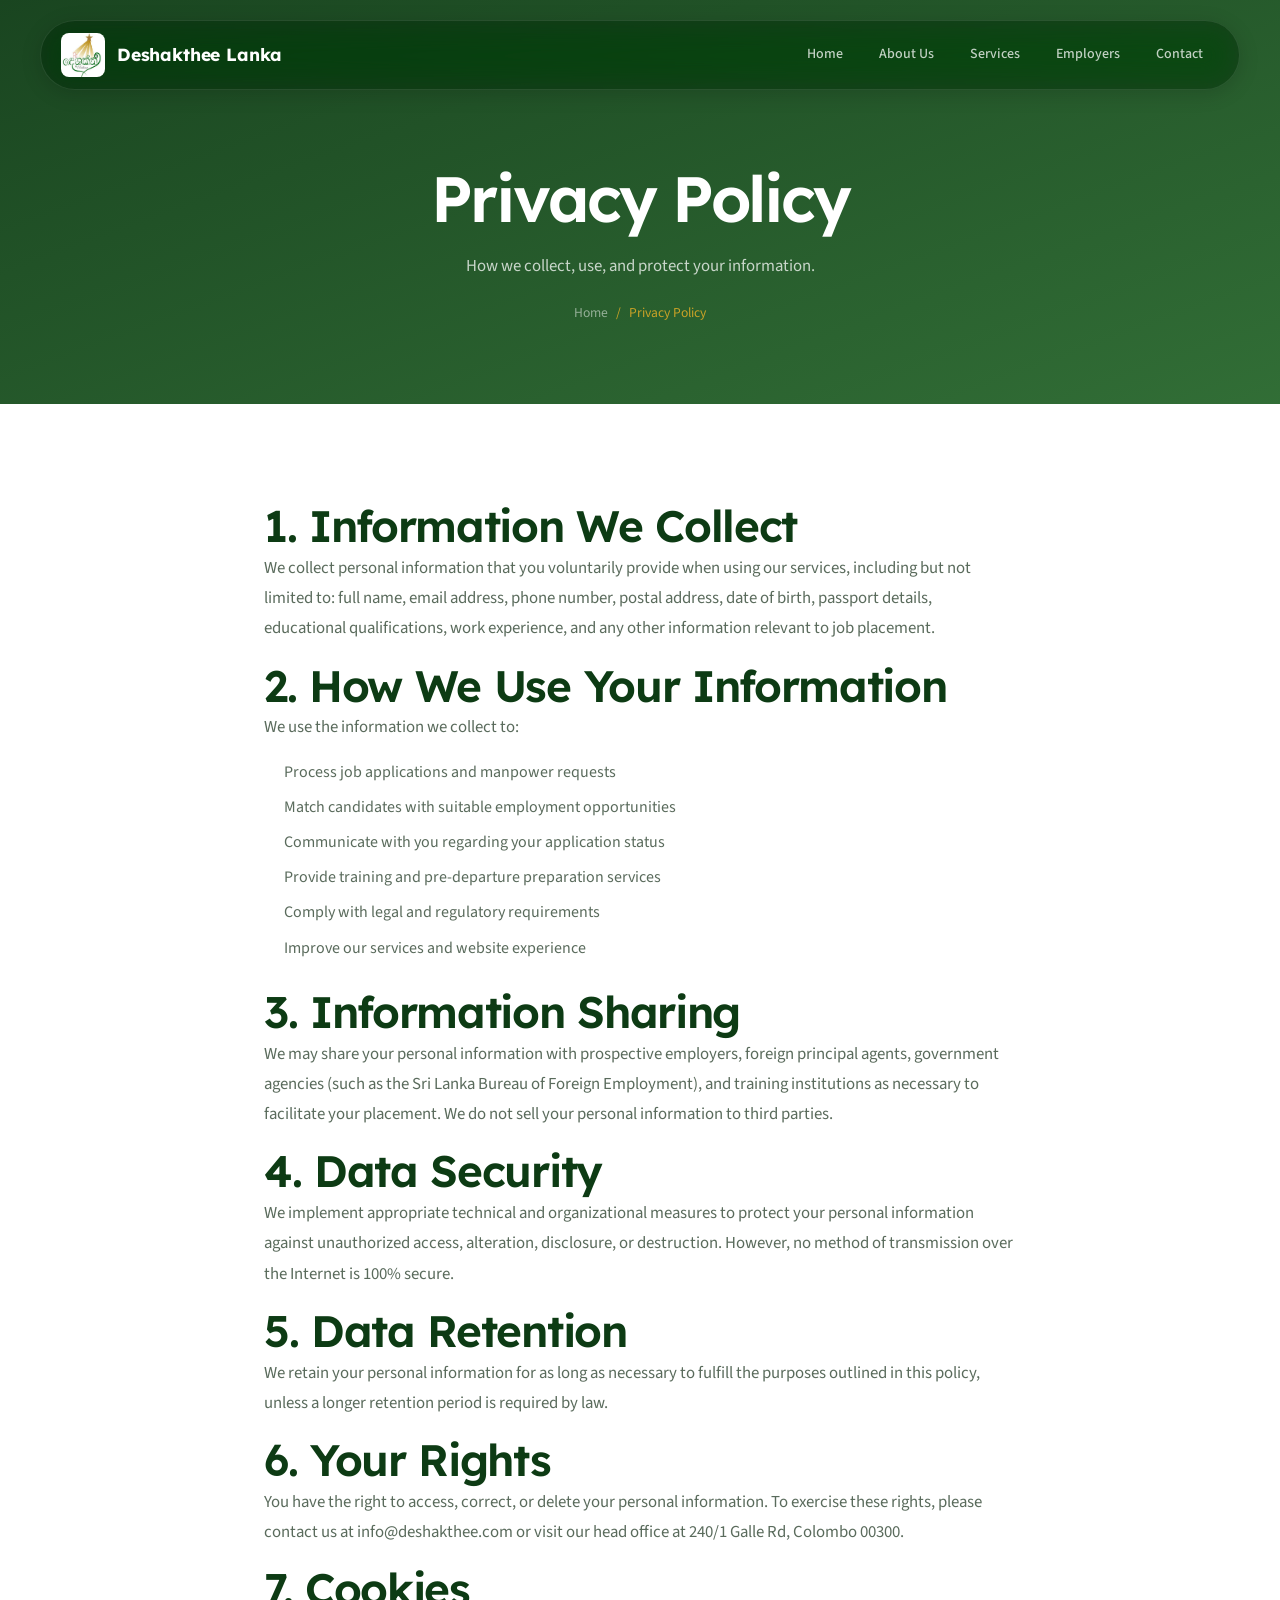
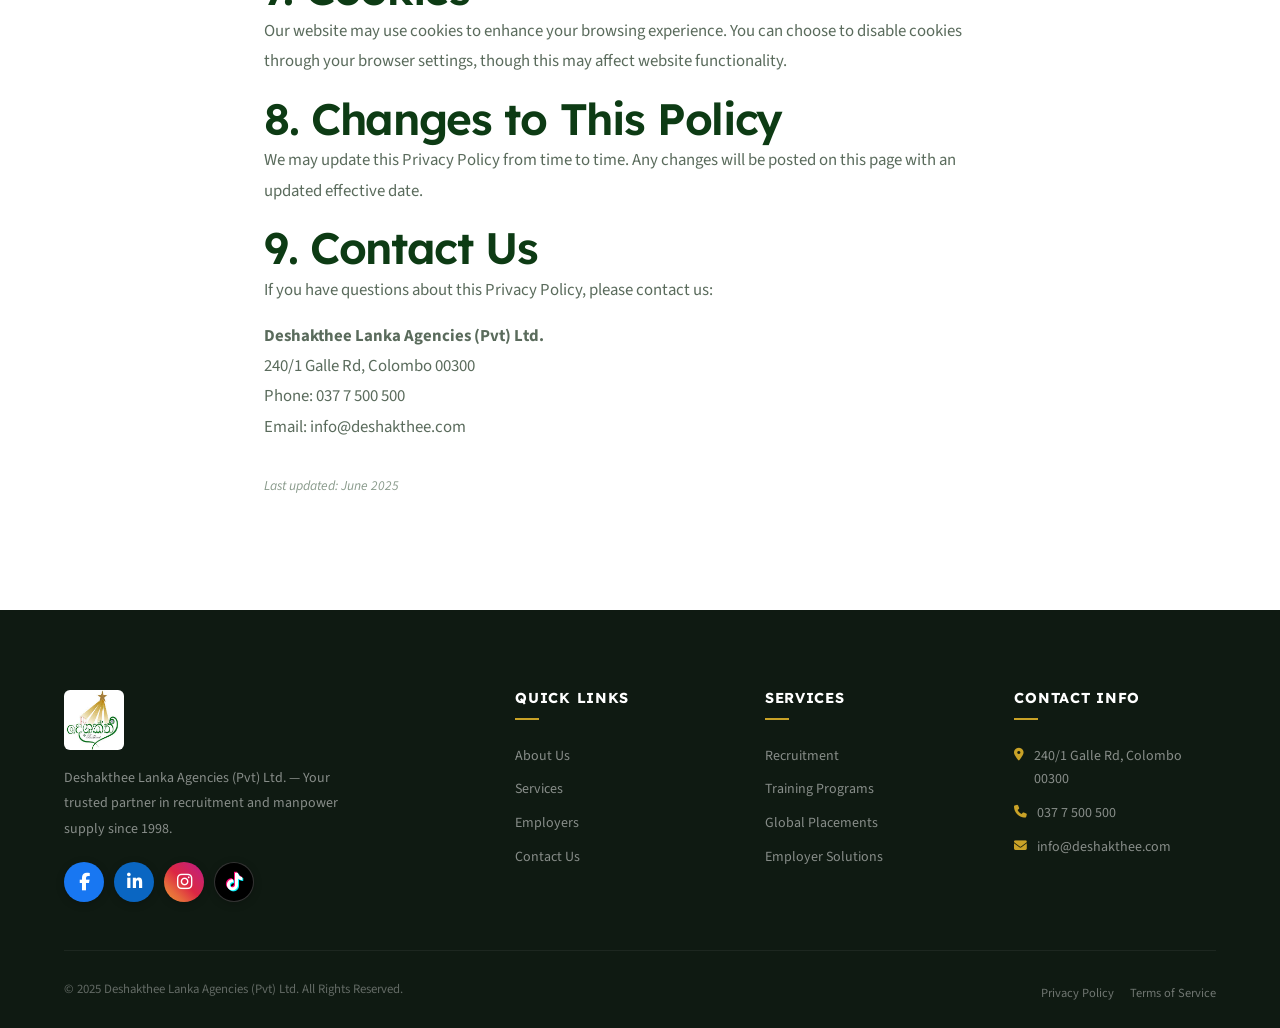
<file: privacy.html>
<!DOCTYPE html>
<html lang="en">
<head>
  <meta charset="UTF-8">
  <meta name="viewport" content="width=device-width, initial-scale=1.0">
  <title>Privacy Policy | Deshakthee Lanka Agencies (Pvt) Ltd.</title>
  <meta name="description" content="Privacy Policy for Deshakthee Lanka Agencies (Pvt) Ltd. Learn how we collect, use, and protect your personal information.">
  <link rel="icon" href="logo.jpeg" type="image/jpeg">
  <link rel="preconnect" href="https://fonts.googleapis.com">
  <link rel="preconnect" href="https://fonts.gstatic.com" crossorigin>
  <link href="https://fonts.googleapis.com/css2?family=Lexend:wght@300;400;500;600;700&family=Source+Sans+3:wght@300;400;500;600;700&display=swap" rel="stylesheet">
  <link rel="stylesheet" href="https://cdnjs.cloudflare.com/ajax/libs/font-awesome/6.5.1/css/all.min.css">
  <link rel="stylesheet" href="https://unpkg.com/aos@2.3.4/dist/aos.css">
  <link rel="stylesheet" href="css/styles.css">
</head>
<body>

  <nav class="navbar" id="navbar">
    <div class="container">
      <a href="index.html" class="navbar-logo"><img src="logo.jpeg" alt="Deshakthee Lanka Logo"><span>Deshakthee Lanka</span></a>
      <div class="nav-links" id="navLinks">
        <a href="index.html">Home</a><a href="about.html">About Us</a><a href="services.html">Services</a><a href="employers.html">Employers</a><a href="contact.html">Contact</a>
        
      </div>
      <div class="hamburger" id="hamburger"><span></span><span></span><span></span></div>
    </div>
  </nav>

  <section class="page-hero">
    <div class="container">
      <h1 data-aos="fade-up">Privacy Policy</h1>
      <p data-aos="fade-up" data-aos-delay="100">How we collect, use, and protect your information.</p>
      <div class="breadcrumb" data-aos="fade-up" data-aos-delay="200"><a href="index.html">Home</a><span>/</span><span>Privacy Policy</span></div>
    </div>
  </section>

  <section class="section">
    <div class="container" style="max-width:800px;">
      <div data-aos="fade-up">
        <h2>1. Information We Collect</h2>
        <p>We collect personal information that you voluntarily provide when using our services, including but not limited to: full name, email address, phone number, postal address, date of birth, passport details, educational qualifications, work experience, and any other information relevant to job placement.</p>

        <h2>2. How We Use Your Information</h2>
        <p>We use the information we collect to:</p>
        <ul style="margin:0 0 24px 20px;color:var(--text-secondary);display:flex;flex-direction:column;gap:8px;">
          <li>Process job applications and manpower requests</li>
          <li>Match candidates with suitable employment opportunities</li>
          <li>Communicate with you regarding your application status</li>
          <li>Provide training and pre-departure preparation services</li>
          <li>Comply with legal and regulatory requirements</li>
          <li>Improve our services and website experience</li>
        </ul>

        <h2>3. Information Sharing</h2>
        <p>We may share your personal information with prospective employers, foreign principal agents, government agencies (such as the Sri Lanka Bureau of Foreign Employment), and training institutions as necessary to facilitate your placement. We do not sell your personal information to third parties.</p>

        <h2>4. Data Security</h2>
        <p>We implement appropriate technical and organizational measures to protect your personal information against unauthorized access, alteration, disclosure, or destruction. However, no method of transmission over the Internet is 100% secure.</p>

        <h2>5. Data Retention</h2>
        <p>We retain your personal information for as long as necessary to fulfill the purposes outlined in this policy, unless a longer retention period is required by law.</p>

        <h2>6. Your Rights</h2>
        <p>You have the right to access, correct, or delete your personal information. To exercise these rights, please contact us at info@deshakthee.com or visit our head office at 240/1 Galle Rd, Colombo 00300.</p>

        <h2>7. Cookies</h2>
        <p>Our website may use cookies to enhance your browsing experience. You can choose to disable cookies through your browser settings, though this may affect website functionality.</p>

        <h2>8. Changes to This Policy</h2>
        <p>We may update this Privacy Policy from time to time. Any changes will be posted on this page with an updated effective date.</p>

        <h2>9. Contact Us</h2>
        <p>If you have questions about this Privacy Policy, please contact us:</p>
        <p><strong>Deshakthee Lanka Agencies (Pvt) Ltd.</strong><br>240/1 Galle Rd, Colombo 00300<br>Phone: 037 7 500 500<br>Email: info@deshakthee.com</p>
        <p style="color:var(--text-muted);font-size:0.85rem;margin-top:32px;"><em>Last updated: June 2025</em></p>
      </div>
    </div>
  </section>

  <footer class="footer">
    <div class="container">
      <div class="footer-grid">
        <div class="footer-about"><img src="logo.jpeg" alt="Deshakthee Lanka Logo"><p>Deshakthee Lanka Agencies (Pvt) Ltd. — Your trusted partner in recruitment and manpower supply since 1998.</p><div class="social-links">
            <a href="https://web.facebook.com/deshakthee/" target="_blank" rel="noopener" aria-label="Facebook" class="facebook"><i class="fab fa-facebook-f"></i></a>
            <a href="https://www.linkedin.com/company/deshakthee-lanka-agencies-pvt-ltd" target="_blank" rel="noopener" aria-label="LinkedIn" class="linkedin"><i class="fab fa-linkedin-in"></i></a>
            <a href="https://www.instagram.com/deshakthee/" target="_blank" rel="noopener" aria-label="Instagram" class="instagram"><i class="fab fa-instagram"></i></a>
            <a href="https://www.tiktok.com/discover/deshakthee-lanka-agencies-pvt-ltd" target="_blank" rel="noopener" aria-label="TikTok" class="tiktok"><i class="fab fa-tiktok"></i></a>
          </div></div>
        <div><h4>Quick Links</h4><div class="footer-links"><a href="about.html">About Us</a><a href="services.html">Services</a><a href="employers.html">Employers</a><a href="contact.html">Contact Us</a></div></div>
        <div><h4>Services</h4><div class="footer-links"><a href="services.html">Recruitment</a><a href="services.html">Training Programs</a><a href="services.html">Global Placements</a><a href="services.html">Employer Solutions</a></div></div>
        <div><h4>Contact Info</h4><ul class="footer-contact"><li><i class="fas fa-location-dot"></i><span>240/1 Galle Rd, Colombo 00300</span></li><li><i class="fas fa-phone"></i><span>037 7 500 500</span></li><li><i class="fas fa-envelope"></i><span>info@deshakthee.com</span></li></ul></div>
      </div>
      <div class="footer-bottom"><p>&copy; 2025 Deshakthee Lanka Agencies (Pvt) Ltd. All Rights Reserved.</p><div class="footer-legal"><a href="privacy.html">Privacy Policy</a><a href="terms.html">Terms of Service</a></div></div>
    </div>
  </footer>

  <script src="https://unpkg.com/aos@2.3.4/dist/aos.js"></script>
  <script>AOS.init({ duration: 800, once: true, offset: 80 });</script>
  <script src="js/main.js"></script>
</body>
</html>
</file>
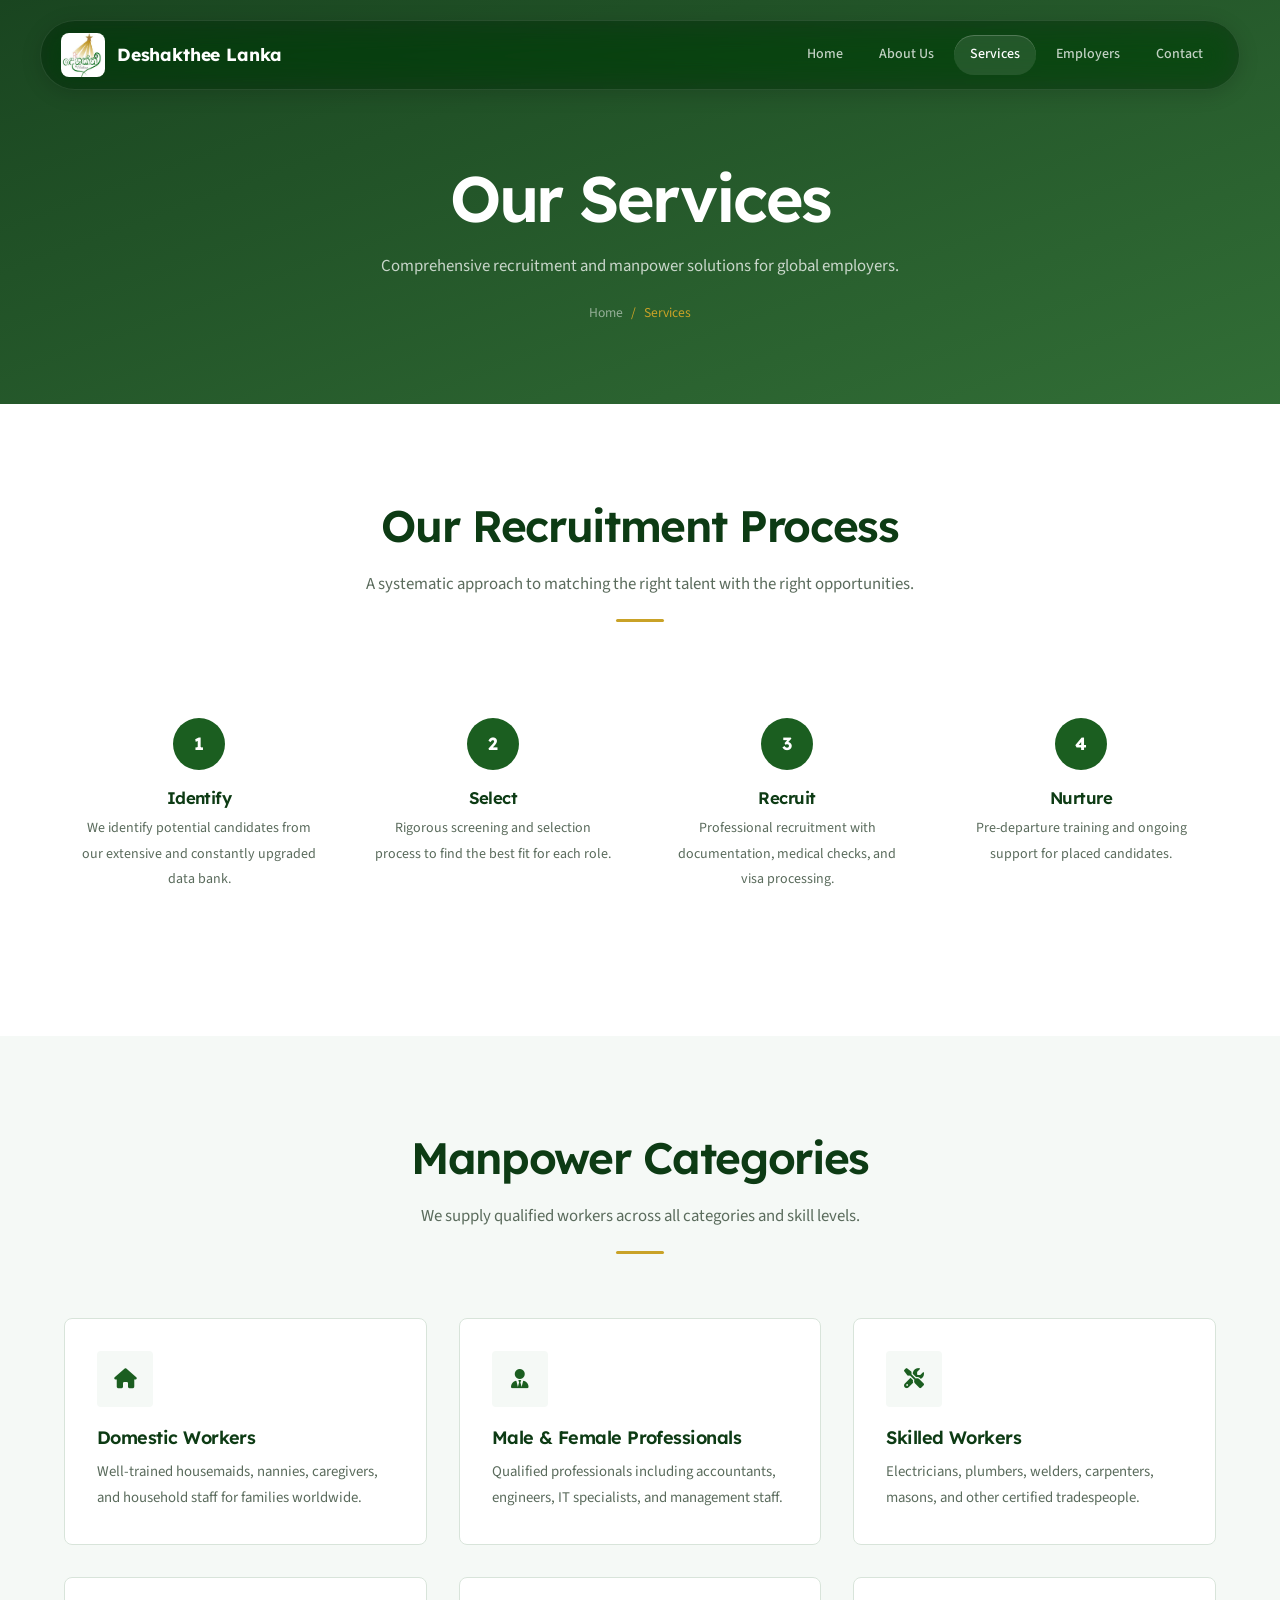
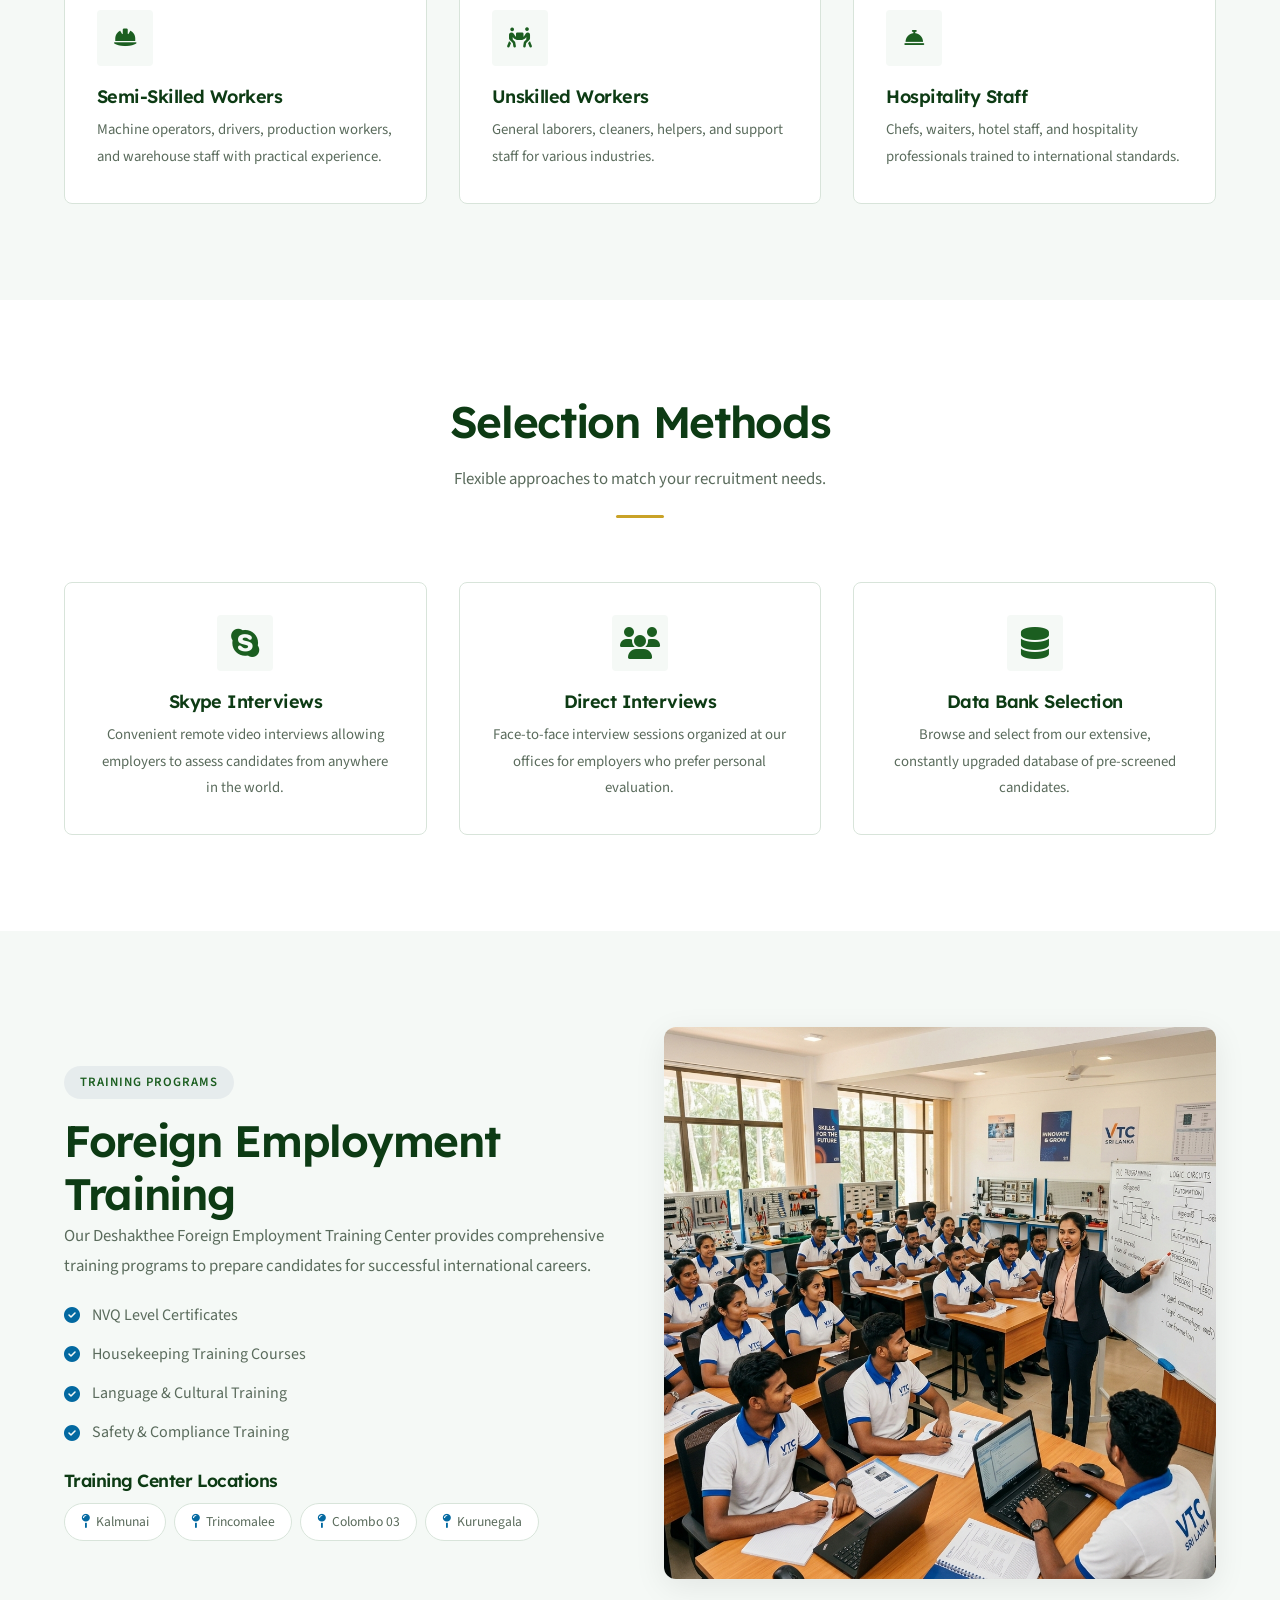
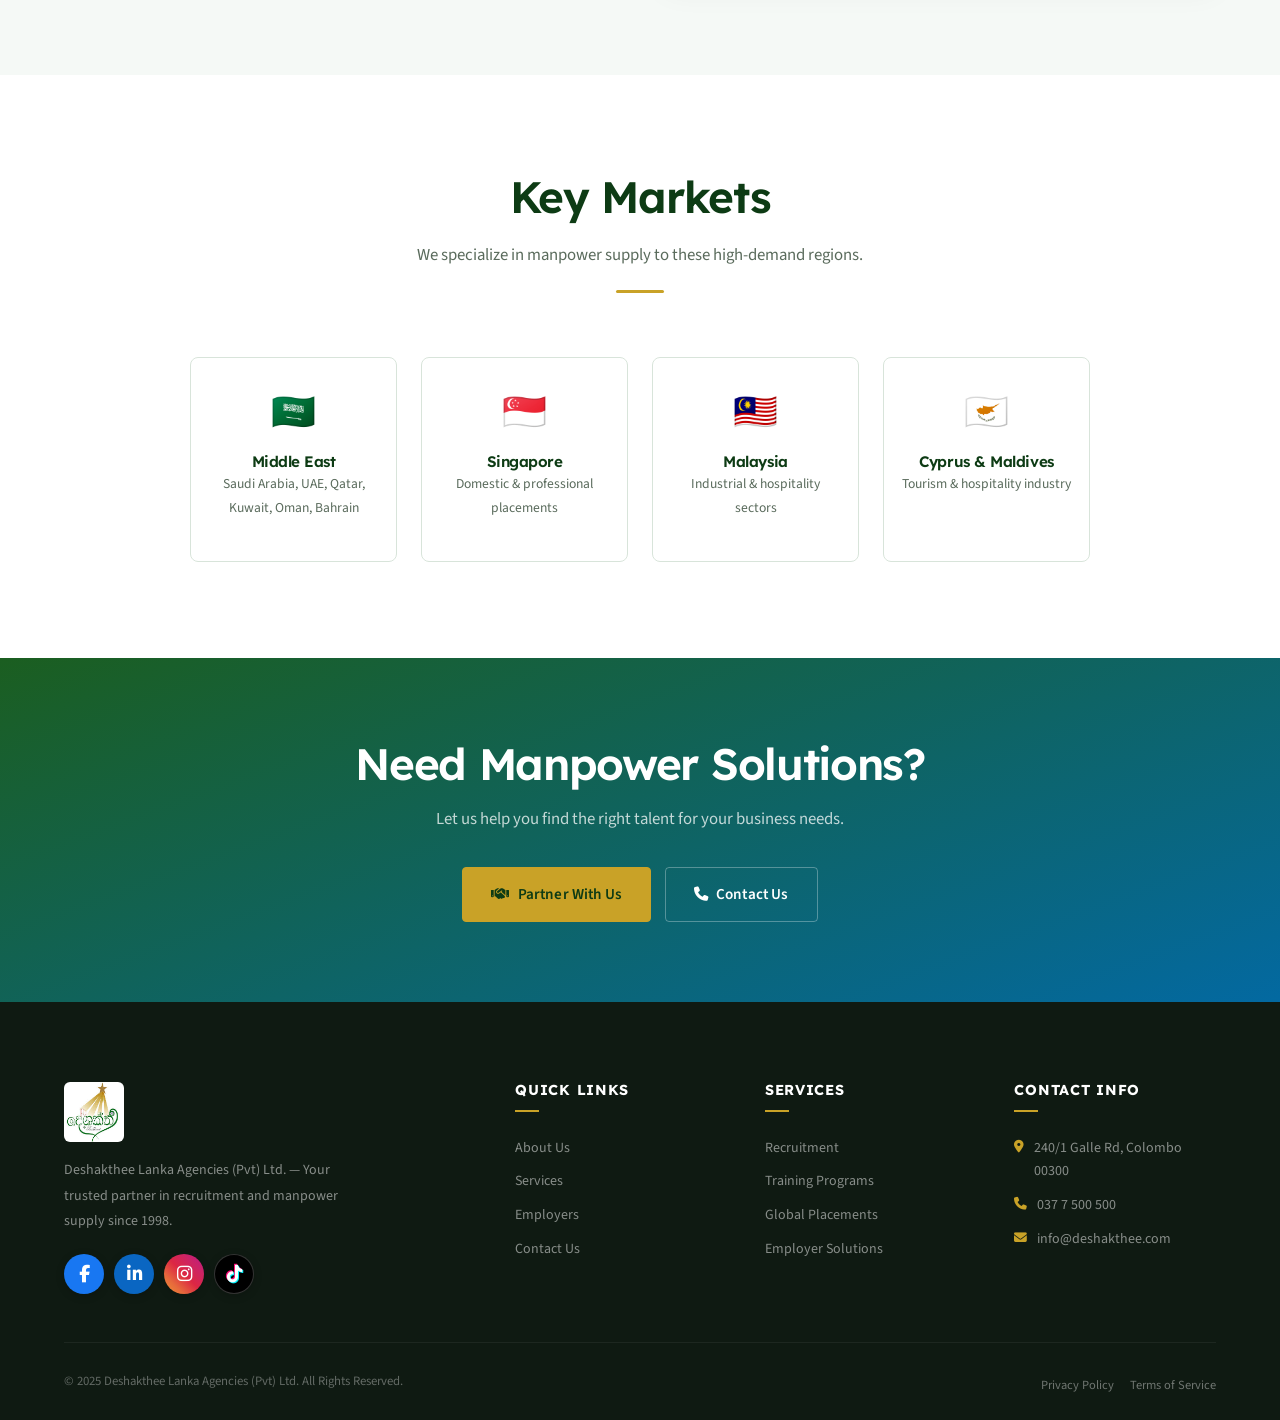
<file: services.html>
<!DOCTYPE html>
<html lang="en">
<head>
  <meta charset="UTF-8">
  <meta name="viewport" content="width=device-width, initial-scale=1.0">
  <title>Our Services | Deshakthee Lanka Agencies (Pvt) Ltd.</title>
  <meta name="description" content="Explore the comprehensive recruitment, training, and global placement services offered by Deshakthee Lanka Agencies for job seekers and employers.">
  <link rel="icon" href="logo.jpeg" type="image/jpeg">
  <link rel="preconnect" href="https://fonts.googleapis.com">
  <link rel="preconnect" href="https://fonts.gstatic.com" crossorigin>
  <link href="https://fonts.googleapis.com/css2?family=Lexend:wght@300;400;500;600;700&family=Source+Sans+3:wght@300;400;500;600;700&display=swap" rel="stylesheet">
  <link rel="stylesheet" href="https://cdnjs.cloudflare.com/ajax/libs/font-awesome/6.5.1/css/all.min.css">
  <link rel="stylesheet" href="https://unpkg.com/aos@2.3.4/dist/aos.css">
  <link rel="stylesheet" href="css/styles.css">
</head>
<body>

  <!-- Navbar -->
  <nav class="navbar" id="navbar">
    <div class="container">
      <a href="index.html" class="navbar-logo"><img src="logo.jpeg" alt="Deshakthee Lanka Logo"><span>Deshakthee Lanka</span></a>
      <div class="nav-links" id="navLinks">
        <a href="index.html">Home</a><a href="about.html">About Us</a><a href="services.html" class="active">Services</a><a href="employers.html">Employers</a><a href="contact.html">Contact</a>
        
      </div>
      <div class="hamburger" id="hamburger"><span></span><span></span><span></span></div>
    </div>
  </nav>

  <!-- Page Hero -->
  <section class="page-hero">
    <div class="container">
      <h1 data-aos="fade-up">Our Services</h1>
      <p data-aos="fade-up" data-aos-delay="100">Comprehensive recruitment and manpower solutions for global employers.</p>
      <div class="breadcrumb" data-aos="fade-up" data-aos-delay="200"><a href="index.html">Home</a><span>/</span><span>Services</span></div>
    </div>
  </section>

  <!-- Recruitment Process -->
  <section class="section">
    <div class="container">
      <div class="section-header" data-aos="fade-up">
        <h2>Our Recruitment Process</h2>
        <p>A systematic approach to matching the right talent with the right opportunities.</p>
        <div class="accent-line"></div>
      </div>
      <div class="process-steps">
        <div class="step" data-aos="fade-up" data-aos-delay="0">
          <div class="step-number">1</div>
          <h3>Identify</h3>
          <p>We identify potential candidates from our extensive and constantly upgraded data bank.</p>
        </div>
        <div class="step" data-aos="fade-up" data-aos-delay="100">
          <div class="step-number">2</div>
          <h3>Select</h3>
          <p>Rigorous screening and selection process to find the best fit for each role.</p>
        </div>
        <div class="step" data-aos="fade-up" data-aos-delay="200">
          <div class="step-number">3</div>
          <h3>Recruit</h3>
          <p>Professional recruitment with documentation, medical checks, and visa processing.</p>
        </div>
        <div class="step" data-aos="fade-up" data-aos-delay="300">
          <div class="step-number">4</div>
          <h3>Nurture</h3>
          <p>Pre-departure training and ongoing support for placed candidates.</p>
        </div>
      </div>
    </div>
  </section>

  <!-- Manpower Categories -->
  <section class="section section-light">
    <div class="container">
      <div class="section-header" data-aos="fade-up">
        <h2>Manpower Categories</h2>
        <p>We supply qualified workers across all categories and skill levels.</p>
        <div class="accent-line"></div>
      </div>
      <div class="grid-3">
        <div class="card" data-aos="fade-up" data-aos-delay="0">
          <div class="card-icon"><i class="fas fa-home"></i></div>
          <h3>Domestic Workers</h3>
          <p>Well-trained housemaids, nannies, caregivers, and household staff for families worldwide.</p>
        </div>
        <div class="card" data-aos="fade-up" data-aos-delay="100">
          <div class="card-icon"><i class="fas fa-user-tie"></i></div>
          <h3>Male &amp; Female Professionals</h3>
          <p>Qualified professionals including accountants, engineers, IT specialists, and management staff.</p>
        </div>
        <div class="card" data-aos="fade-up" data-aos-delay="200">
          <div class="card-icon"><i class="fas fa-tools"></i></div>
          <h3>Skilled Workers</h3>
          <p>Electricians, plumbers, welders, carpenters, masons, and other certified tradespeople.</p>
        </div>
        <div class="card" data-aos="fade-up" data-aos-delay="0">
          <div class="card-icon"><i class="fas fa-hard-hat"></i></div>
          <h3>Semi-Skilled Workers</h3>
          <p>Machine operators, drivers, production workers, and warehouse staff with practical experience.</p>
        </div>
        <div class="card" data-aos="fade-up" data-aos-delay="100">
          <div class="card-icon"><i class="fas fa-people-carry-box"></i></div>
          <h3>Unskilled Workers</h3>
          <p>General laborers, cleaners, helpers, and support staff for various industries.</p>
        </div>
        <div class="card" data-aos="fade-up" data-aos-delay="200">
          <div class="card-icon"><i class="fas fa-concierge-bell"></i></div>
          <h3>Hospitality Staff</h3>
          <p>Chefs, waiters, hotel staff, and hospitality professionals trained to international standards.</p>
        </div>
      </div>
    </div>
  </section>

  <!-- Selection Methods -->
  <section class="section">
    <div class="container">
      <div class="section-header" data-aos="fade-up">
        <h2>Selection Methods</h2>
        <p>Flexible approaches to match your recruitment needs.</p>
        <div class="accent-line"></div>
      </div>
      <div class="grid-3">
        <div class="card" data-aos="fade-up" data-aos-delay="0" style="text-align:center;">
          <div class="card-icon" style="margin:0 auto 20px;font-size:2rem;"><i class="fab fa-skype"></i></div>
          <h3>Skype Interviews</h3>
          <p>Convenient remote video interviews allowing employers to assess candidates from anywhere in the world.</p>
        </div>
        <div class="card" data-aos="fade-up" data-aos-delay="100" style="text-align:center;">
          <div class="card-icon" style="margin:0 auto 20px;font-size:2rem;"><i class="fas fa-users"></i></div>
          <h3>Direct Interviews</h3>
          <p>Face-to-face interview sessions organized at our offices for employers who prefer personal evaluation.</p>
        </div>
        <div class="card" data-aos="fade-up" data-aos-delay="200" style="text-align:center;">
          <div class="card-icon" style="margin:0 auto 20px;font-size:2rem;"><i class="fas fa-database"></i></div>
          <h3>Data Bank Selection</h3>
          <p>Browse and select from our extensive, constantly upgraded database of pre-screened candidates.</p>
        </div>
      </div>
    </div>
  </section>

  <!-- Training Programs -->
  <section class="section section-light">
    <div class="container">
      <div class="grid-2">
        <div data-aos="fade-right">
          <span class="tag" style="display:inline-block;padding:6px 16px;background:rgba(10,36,99,0.06);color:var(--primary);font-size:0.8rem;font-weight:600;border-radius:50px;text-transform:uppercase;letter-spacing:1px;margin-bottom:16px;">Training Programs</span>
          <h2>Foreign Employment Training</h2>
          <p>Our Deshakthee Foreign Employment Training Center provides comprehensive training programs to prepare candidates for successful international careers.</p>
          <ul style="margin:20px 0;display:flex;flex-direction:column;gap:12px;">
            <li style="display:flex;align-items:center;gap:12px;color:var(--text-secondary);"><i class="fas fa-check-circle" style="color:var(--accent);"></i> NVQ Level Certificates</li>
            <li style="display:flex;align-items:center;gap:12px;color:var(--text-secondary);"><i class="fas fa-check-circle" style="color:var(--accent);"></i> Housekeeping Training Courses</li>
            <li style="display:flex;align-items:center;gap:12px;color:var(--text-secondary);"><i class="fas fa-check-circle" style="color:var(--accent);"></i> Language &amp; Cultural Training</li>
            <li style="display:flex;align-items:center;gap:12px;color:var(--text-secondary);"><i class="fas fa-check-circle" style="color:var(--accent);"></i> Safety &amp; Compliance Training</li>
          </ul>
          <h3 style="font-size:1.1rem;margin:24px 0 12px;">Training Center Locations</h3>
          <div style="display:flex;flex-wrap:wrap;gap:8px;">
            <span style="padding:6px 16px;background:var(--bg-white);border:1px solid var(--border);border-radius:50px;font-size:0.85rem;color:var(--text-secondary);"><i class="fas fa-map-pin" style="color:var(--accent);margin-right:6px;"></i>Kalmunai</span>
            <span style="padding:6px 16px;background:var(--bg-white);border:1px solid var(--border);border-radius:50px;font-size:0.85rem;color:var(--text-secondary);"><i class="fas fa-map-pin" style="color:var(--accent);margin-right:6px;"></i>Trincomalee</span>
            <span style="padding:6px 16px;background:var(--bg-white);border:1px solid var(--border);border-radius:50px;font-size:0.85rem;color:var(--text-secondary);"><i class="fas fa-map-pin" style="color:var(--accent);margin-right:6px;"></i>Colombo 03</span>
            <span style="padding:6px 16px;background:var(--bg-white);border:1px solid var(--border);border-radius:50px;font-size:0.85rem;color:var(--text-secondary);"><i class="fas fa-map-pin" style="color:var(--accent);margin-right:6px;"></i>Kurunegala</span>
          </div>
        </div>
        <div data-aos="fade-left">
          <img src="assets/images/training-center.png" alt="Deshakthee Training Center" style="border-radius:var(--radius-lg);box-shadow:var(--shadow-lg);width:100%;">
        </div>
      </div>
    </div>
  </section>

  <!-- Key Markets -->
  <section class="section">
    <div class="container">
      <div class="section-header" data-aos="fade-up">
        <h2>Key Markets</h2>
        <p>We specialize in manpower supply to these high-demand regions.</p>
        <div class="accent-line"></div>
      </div>
      <div class="grid-4" style="max-width:900px;margin:0 auto;">
        <div class="market-card" data-aos="zoom-in" data-aos-delay="0"><div class="flag">🇸🇦</div><h3>Middle East</h3><p style="font-size:0.85rem;">Saudi Arabia, UAE, Qatar, Kuwait, Oman, Bahrain</p></div>
        <div class="market-card" data-aos="zoom-in" data-aos-delay="100"><div class="flag">🇸🇬</div><h3>Singapore</h3><p style="font-size:0.85rem;">Domestic &amp; professional placements</p></div>
        <div class="market-card" data-aos="zoom-in" data-aos-delay="200"><div class="flag">🇲🇾</div><h3>Malaysia</h3><p style="font-size:0.85rem;">Industrial &amp; hospitality sectors</p></div>
        <div class="market-card" data-aos="zoom-in" data-aos-delay="300"><div class="flag">🇨🇾</div><h3>Cyprus &amp; Maldives</h3><p style="font-size:0.85rem;">Tourism &amp; hospitality industry</p></div>
      </div>
    </div>
  </section>

  <!-- CTA Banner -->
  <section class="cta-banner">
    <div class="container" data-aos="zoom-in">
      <h2>Need Manpower Solutions?</h2>
      <p>Let us help you find the right talent for your business needs.</p>
      <div class="btn-group">
        <a href="employers.html" class="btn btn-primary"><i class="fas fa-handshake"></i> Partner With Us</a>
        <a href="contact.html" class="btn btn-secondary"><i class="fas fa-phone"></i> Contact Us</a>
      </div>
    </div>
  </section>

  <!-- Footer -->
  <footer class="footer">
    <div class="container">
      <div class="footer-grid">
        <div class="footer-about"><img src="logo.jpeg" alt="Deshakthee Lanka Logo"><p>Deshakthee Lanka Agencies (Pvt) Ltd. — Your trusted partner in recruitment and manpower supply since 1998.</p><div class="social-links">
            <a href="https://web.facebook.com/deshakthee/" target="_blank" rel="noopener" aria-label="Facebook" class="facebook"><i class="fab fa-facebook-f"></i></a>
            <a href="https://www.linkedin.com/company/deshakthee-lanka-agencies-pvt-ltd" target="_blank" rel="noopener" aria-label="LinkedIn" class="linkedin"><i class="fab fa-linkedin-in"></i></a>
            <a href="https://www.instagram.com/deshakthee/" target="_blank" rel="noopener" aria-label="Instagram" class="instagram"><i class="fab fa-instagram"></i></a>
            <a href="https://www.tiktok.com/discover/deshakthee-lanka-agencies-pvt-ltd" target="_blank" rel="noopener" aria-label="TikTok" class="tiktok"><i class="fab fa-tiktok"></i></a>
          </div></div>
        <div><h4>Quick Links</h4><div class="footer-links"><a href="about.html">About Us</a><a href="services.html">Services</a><a href="employers.html">Employers</a><a href="contact.html">Contact Us</a></div></div>
        <div><h4>Services</h4><div class="footer-links"><a href="services.html">Recruitment</a><a href="services.html">Training Programs</a><a href="services.html">Global Placements</a><a href="services.html">Employer Solutions</a></div></div>
        <div><h4>Contact Info</h4><ul class="footer-contact"><li><i class="fas fa-location-dot"></i><span>240/1 Galle Rd, Colombo 00300</span></li><li><i class="fas fa-phone"></i><span>037 7 500 500</span></li><li><i class="fas fa-envelope"></i><span>info@deshakthee.com</span></li></ul></div>
      </div>
      <div class="footer-bottom"><p>&copy; 2025 Deshakthee Lanka Agencies (Pvt) Ltd. All Rights Reserved.</p><div class="footer-legal"><a href="privacy.html">Privacy Policy</a><a href="terms.html">Terms of Service</a></div></div>
    </div>
  </footer>

  <script src="https://unpkg.com/aos@2.3.4/dist/aos.js"></script>
  <script>AOS.init({ duration: 800, once: true, offset: 80 });</script>
  <script src="js/main.js"></script>
</body>
</html>
</file>
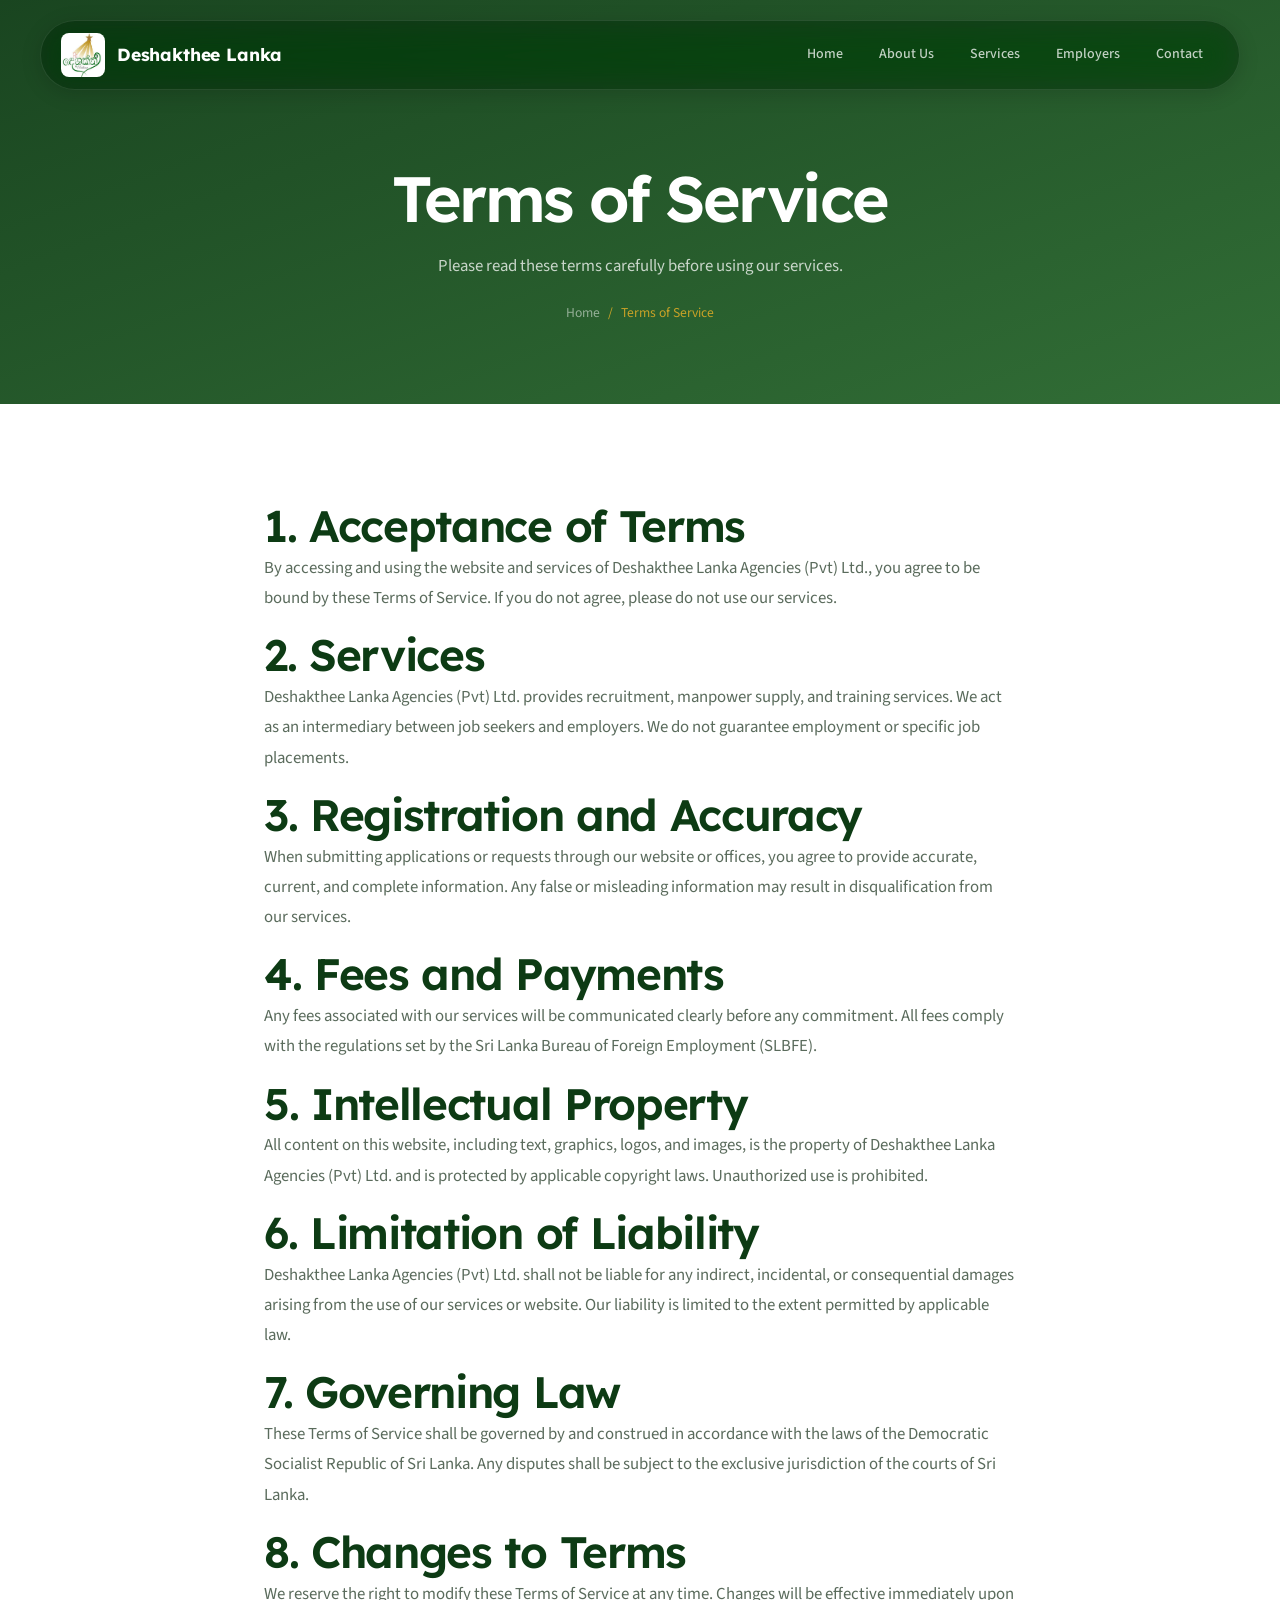
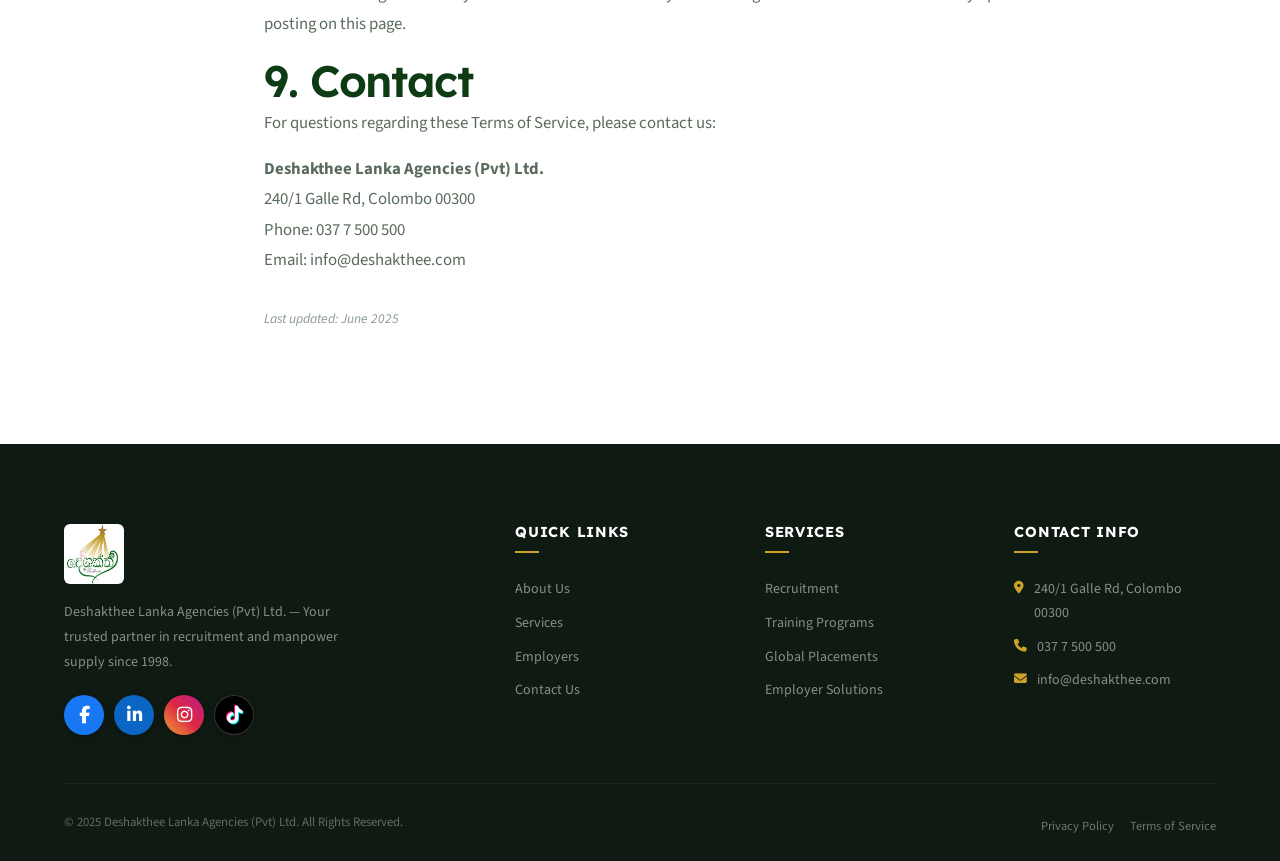
<file: terms.html>
<!DOCTYPE html>
<html lang="en">
<head>
  <meta charset="UTF-8">
  <meta name="viewport" content="width=device-width, initial-scale=1.0">
  <title>Terms of Service | Deshakthee Lanka Agencies (Pvt) Ltd.</title>
  <meta name="description" content="Terms of Service for Deshakthee Lanka Agencies (Pvt) Ltd. Read our terms and conditions for using our recruitment services.">
  <link rel="icon" href="logo.jpeg" type="image/jpeg">
  <link rel="preconnect" href="https://fonts.googleapis.com">
  <link rel="preconnect" href="https://fonts.gstatic.com" crossorigin>
  <link href="https://fonts.googleapis.com/css2?family=Lexend:wght@300;400;500;600;700&family=Source+Sans+3:wght@300;400;500;600;700&display=swap" rel="stylesheet">
  <link rel="stylesheet" href="https://cdnjs.cloudflare.com/ajax/libs/font-awesome/6.5.1/css/all.min.css">
  <link rel="stylesheet" href="https://unpkg.com/aos@2.3.4/dist/aos.css">
  <link rel="stylesheet" href="css/styles.css">
</head>
<body>

  <nav class="navbar" id="navbar">
    <div class="container">
      <a href="index.html" class="navbar-logo"><img src="logo.jpeg" alt="Deshakthee Lanka Logo"><span>Deshakthee Lanka</span></a>
      <div class="nav-links" id="navLinks">
        <a href="index.html">Home</a><a href="about.html">About Us</a><a href="services.html">Services</a><a href="employers.html">Employers</a><a href="contact.html">Contact</a>
        
      </div>
      <div class="hamburger" id="hamburger"><span></span><span></span><span></span></div>
    </div>
  </nav>

  <section class="page-hero">
    <div class="container">
      <h1 data-aos="fade-up">Terms of Service</h1>
      <p data-aos="fade-up" data-aos-delay="100">Please read these terms carefully before using our services.</p>
      <div class="breadcrumb" data-aos="fade-up" data-aos-delay="200"><a href="index.html">Home</a><span>/</span><span>Terms of Service</span></div>
    </div>
  </section>

  <section class="section">
    <div class="container" style="max-width:800px;">
      <div data-aos="fade-up">
        <h2>1. Acceptance of Terms</h2>
        <p>By accessing and using the website and services of Deshakthee Lanka Agencies (Pvt) Ltd., you agree to be bound by these Terms of Service. If you do not agree, please do not use our services.</p>

        <h2>2. Services</h2>
        <p>Deshakthee Lanka Agencies (Pvt) Ltd. provides recruitment, manpower supply, and training services. We act as an intermediary between job seekers and employers. We do not guarantee employment or specific job placements.</p>

        <h2>3. Registration and Accuracy</h2>
        <p>When submitting applications or requests through our website or offices, you agree to provide accurate, current, and complete information. Any false or misleading information may result in disqualification from our services.</p>

        <h2>4. Fees and Payments</h2>
        <p>Any fees associated with our services will be communicated clearly before any commitment. All fees comply with the regulations set by the Sri Lanka Bureau of Foreign Employment (SLBFE).</p>

        <h2>5. Intellectual Property</h2>
        <p>All content on this website, including text, graphics, logos, and images, is the property of Deshakthee Lanka Agencies (Pvt) Ltd. and is protected by applicable copyright laws. Unauthorized use is prohibited.</p>

        <h2>6. Limitation of Liability</h2>
        <p>Deshakthee Lanka Agencies (Pvt) Ltd. shall not be liable for any indirect, incidental, or consequential damages arising from the use of our services or website. Our liability is limited to the extent permitted by applicable law.</p>

        <h2>7. Governing Law</h2>
        <p>These Terms of Service shall be governed by and construed in accordance with the laws of the Democratic Socialist Republic of Sri Lanka. Any disputes shall be subject to the exclusive jurisdiction of the courts of Sri Lanka.</p>

        <h2>8. Changes to Terms</h2>
        <p>We reserve the right to modify these Terms of Service at any time. Changes will be effective immediately upon posting on this page.</p>

        <h2>9. Contact</h2>
        <p>For questions regarding these Terms of Service, please contact us:</p>
        <p><strong>Deshakthee Lanka Agencies (Pvt) Ltd.</strong><br>240/1 Galle Rd, Colombo 00300<br>Phone: 037 7 500 500<br>Email: info@deshakthee.com</p>
        <p style="color:var(--text-muted);font-size:0.85rem;margin-top:32px;"><em>Last updated: June 2025</em></p>
      </div>
    </div>
  </section>

  <footer class="footer">
    <div class="container">
      <div class="footer-grid">
        <div class="footer-about"><img src="logo.jpeg" alt="Deshakthee Lanka Logo"><p>Deshakthee Lanka Agencies (Pvt) Ltd. — Your trusted partner in recruitment and manpower supply since 1998.</p><div class="social-links">
            <a href="https://web.facebook.com/deshakthee/" target="_blank" rel="noopener" aria-label="Facebook" class="facebook"><i class="fab fa-facebook-f"></i></a>
            <a href="https://www.linkedin.com/company/deshakthee-lanka-agencies-pvt-ltd" target="_blank" rel="noopener" aria-label="LinkedIn" class="linkedin"><i class="fab fa-linkedin-in"></i></a>
            <a href="https://www.instagram.com/deshakthee/" target="_blank" rel="noopener" aria-label="Instagram" class="instagram"><i class="fab fa-instagram"></i></a>
            <a href="https://www.tiktok.com/discover/deshakthee-lanka-agencies-pvt-ltd" target="_blank" rel="noopener" aria-label="TikTok" class="tiktok"><i class="fab fa-tiktok"></i></a>
          </div></div>
        <div><h4>Quick Links</h4><div class="footer-links"><a href="about.html">About Us</a><a href="services.html">Services</a><a href="employers.html">Employers</a><a href="contact.html">Contact Us</a></div></div>
        <div><h4>Services</h4><div class="footer-links"><a href="services.html">Recruitment</a><a href="services.html">Training Programs</a><a href="services.html">Global Placements</a><a href="services.html">Employer Solutions</a></div></div>
        <div><h4>Contact Info</h4><ul class="footer-contact"><li><i class="fas fa-location-dot"></i><span>240/1 Galle Rd, Colombo 00300</span></li><li><i class="fas fa-phone"></i><span>037 7 500 500</span></li><li><i class="fas fa-envelope"></i><span>info@deshakthee.com</span></li></ul></div>
      </div>
      <div class="footer-bottom"><p>&copy; 2025 Deshakthee Lanka Agencies (Pvt) Ltd. All Rights Reserved.</p><div class="footer-legal"><a href="privacy.html">Privacy Policy</a><a href="terms.html">Terms of Service</a></div></div>
    </div>
  </footer>

  <script src="https://unpkg.com/aos@2.3.4/dist/aos.js"></script>
  <script>AOS.init({ duration: 800, once: true, offset: 80 });</script>
  <script src="js/main.js"></script>
</body>
</html>
</file>
<file: css/styles.css>
@import url('https://fonts.googleapis.com/css2?family=Lexend:wght@300;400;500;600;700&family=Source+Sans+3:wght@300;400;500;600;700&display=swap');

/* ========================================
   DESHAKTHEE LANKA - DESIGN SYSTEM v2.0
   Logo-extracted palette + Enterprise UI
   Style: Clean Professional Flat Design
   ======================================== */

:root {
  /* Logo-extracted palette */
  --primary: #1B5E20;
  --primary-light: #2E7D32;
  --primary-dark: #0D3B14;
  --secondary: #C9A227;
  --secondary-light: #D4AF37;
  --secondary-dark: #A68B1B;
  --accent: #0369A1;
  --accent-light: #0EA5E9;

  /* Surfaces */
  --bg-dark: #0F1A12;
  --bg-light: #F5F9F6;
  --bg-white: #FFFFFF;
  --bg-cream: #FAFBF7;

  /* Text */
  --text-primary: #1A2E1C;
  --text-secondary: #5A6B5C;
  --text-light: #FFFFFF;
  --text-muted: #8A9B8C;

  /* Utility */
  --border: #D8E4DA;
  --border-light: #E8F0EA;
  --success: #22C55E;
  --error: #EF4444;

  /* Shadows - subtle flat design */
  --shadow-xs: 0 1px 2px rgba(0,0,0,0.03);
  --shadow-sm: 0 2px 8px rgba(0,0,0,0.05);
  --shadow-md: 0 4px 16px rgba(0,0,0,0.06);
  --shadow-lg: 0 8px 32px rgba(0,0,0,0.08);
  --shadow-xl: 0 16px 48px rgba(0,0,0,0.10);

  /* Radius - Enterprise */
  --radius-sm: 4px;
  --radius-md: 8px;
  --radius-lg: 12px;
  --radius-xl: 16px;
  --radius-full: 9999px;

  /* Transitions - UIPRO: 150-300ms */
  --ease: cubic-bezier(0.4, 0, 0.2, 1);
  --transition-fast: 150ms var(--ease);
  --transition: 250ms var(--ease);
  --transition-slow: 350ms var(--ease);

  /* Typography */
  --font-heading: 'Lexend', sans-serif;
  --font-body: 'Source Sans 3', sans-serif;
}

/* --- Reset & Base --- */
*, *::before, *::after { box-sizing: border-box; margin: 0; padding: 0; }
html { scroll-behavior: smooth; font-size: 16px; -webkit-font-smoothing: antialiased; overflow-x: hidden; }
body {
  font-family: var(--font-body);
  color: var(--text-primary);
  background: var(--bg-white);
  line-height: 1.7;
  overflow-x: hidden;
}
a { text-decoration: none; color: inherit; transition: color var(--transition); cursor: pointer; }
ul, ol { list-style: none; }
img { max-width: 100%; height: auto; display: block; }
button, input, textarea, select {
  font-family: inherit; font-size: inherit;
  border: none; outline: none; cursor: pointer;
}

/* UIPRO: prefers-reduced-motion */
@media (prefers-reduced-motion: reduce) {
  *, *::before, *::after { animation-duration: 0.01ms !important; transition-duration: 0.01ms !important; }
  html { scroll-behavior: auto; }
}

/* --- Typography --- */
h1, h2, h3, h4, h5, h6 {
  font-family: var(--font-heading);
  font-weight: 600;
  line-height: 1.2;
  color: var(--primary-dark);
  letter-spacing: -0.03em;
}
h1 { font-size: clamp(2.5rem, 5vw, 4rem); letter-spacing: -0.04em; }
h2 { font-size: clamp(1.85rem, 4vw, 2.75rem); }
h3 { font-size: clamp(1.25rem, 3vw, 1.5rem); }
h4 { font-size: 1.125rem; }
p { margin-bottom: 1rem; color: var(--text-secondary); line-height: 1.8; font-size: 1.05rem; }

/* --- Layout --- */
.container { max-width: 1200px; margin: 0 auto; padding: 0 24px; }
.section { padding: 96px 0; }
.section-light { background: var(--bg-light); }
.section-cream { background: var(--bg-cream); }
.section-dark { background: var(--bg-dark); }

.section-header { text-align: center; margin-bottom: 64px; }
.section-header h2 { margin-bottom: 16px; }
.section-header p { max-width: 600px; margin: 0 auto; font-size: 1.05rem; }
.section-header .accent-line {
  width: 48px; height: 3px;
  background: var(--secondary);
  margin: 20px auto 0;
  border-radius: 2px;
}

.grid-2 { display: grid; grid-template-columns: repeat(2, 1fr); gap: 48px; align-items: center; }
.grid-3 { display: grid; grid-template-columns: repeat(3, 1fr); gap: 32px; }
.grid-4 { display: grid; grid-template-columns: repeat(4, 1fr); gap: 24px; }

/* --- Buttons (Enterprise) --- */
.btn {
  display: inline-flex; align-items: center; gap: 8px;
  padding: 14px 28px; border-radius: var(--radius-sm);
  font-weight: 600; font-size: 0.95rem;
  cursor: pointer; transition: all var(--transition);
  border: 1px solid transparent;
  letter-spacing: 0.01em;
}
.btn i { font-size: 0.9rem; }
.btn-primary {
  background: var(--secondary);
  color: var(--primary-dark);
  border-color: var(--secondary);
}
.btn-primary:hover {
  background: var(--secondary-dark);
  border-color: var(--secondary-dark);
  transform: translateY(-1px);
}
.btn-secondary {
  background: transparent;
  color: var(--text-light);
  border-color: rgba(255,255,255,0.3);
}
.btn-secondary:hover {
  background: rgba(255,255,255,0.08);
  border-color: rgba(255,255,255,0.6);
}
.btn-outline {
  background: transparent;
  color: var(--primary);
  border-color: var(--primary);
}
.btn-outline:hover {
  background: var(--primary);
  color: var(--text-light);
}
.btn-accent {
  background: var(--primary);
  color: var(--text-light);
  border-color: var(--primary);
}
.btn-accent:hover {
  background: var(--primary-dark);
  border-color: var(--primary-dark);
  transform: translateY(-1px);
}
.btn:focus-visible {
  outline: 3px solid var(--secondary);
  outline-offset: 2px;
}

/* --- Navbar (Clean, Professional) --- */
.navbar {
  position: fixed; top: 20px; left: 0; right: 0; z-index: 1000;
  transition: all var(--transition);
  display: flex; justify-content: center;
  pointer-events: none;
}
.navbar .container {
  pointer-events: auto;
  width: calc(100% - 32px); max-width: 1200px;
  display: flex; align-items: center; justify-content: space-between;
  padding: 12px 20px;
  border-radius: 9999px;
  transition: all var(--transition);
  background: rgba(15, 26, 18, 0.4);
  backdrop-filter: blur(16px) saturate(180%);
  -webkit-backdrop-filter: blur(16px) saturate(180%);
  border: 1px solid rgba(255, 255, 255, 0.1);
  box-shadow: 0 4px 20px rgba(0, 0, 0, 0.15);
}
.navbar.scrolled .container {
  background: rgba(15, 26, 18, 0.75);
  backdrop-filter: blur(24px) saturate(200%);
  -webkit-backdrop-filter: blur(24px) saturate(200%);
  border: 1px solid rgba(255, 255, 255, 0.2);
  box-shadow: 0 16px 40px rgba(0, 0, 0, 0.4), inset 0 1px 0 rgba(255, 255, 255, 0.15);
  padding: 10px 20px;
}
.navbar-logo { display: flex; align-items: center; gap: 12px; }
.navbar-logo img { height: 44px; width: auto; border-radius: 8px; }
.navbar-logo span {
  font-family: var(--font-heading); font-size: 1.1rem;
  font-weight: 700; color: var(--text-light);
  letter-spacing: -0.01em;
}
.nav-links { display: flex; align-items: center; gap: 4px; }
.nav-links a {
  color: rgba(255,255,255,0.75); padding: 8px 16px; border-radius: 9999px;
  font-size: 0.875rem; font-weight: 500; transition: all var(--transition-fast);
}
.nav-links a:hover, .nav-links a.active {
  color: var(--text-light);
  background: rgba(255, 255, 255, 0.1);
  box-shadow: inset 0 1px 0 rgba(255, 255, 255, 0.2);
}
.nav-cta { margin-left: 8px; }
.hamburger {
  display: none; flex-direction: column; gap: 5px;
  cursor: pointer; padding: 8px; z-index: 1001;
}
.hamburger span {
  width: 22px; height: 2px; background: var(--text-light);
  transition: all var(--transition); border-radius: 1px;
}
.hamburger.active span:nth-child(1) { transform: rotate(45deg) translate(5px, 5px); }
.hamburger.active span:nth-child(2) { opacity: 0; }
.hamburger.active span:nth-child(3) { transform: rotate(-45deg) translate(5px, -5px); }

/* --- Hero (Clean, Professional) --- */
.hero {
  min-height: 100vh; display: flex; align-items: center;
  position: relative; overflow: hidden;
}
.hero-bg { position: absolute; inset: 0; z-index: 0; }
.hero-bg img { width: 100%; height: 100%; object-fit: cover; }
.hero-overlay {
  position: absolute; inset: 0; z-index: 1;
  background: linear-gradient(160deg, rgba(13,59,20,0.93) 0%, rgba(27,94,32,0.88) 50%, rgba(3,105,161,0.80) 100%);
}
.hero-content { position: relative; z-index: 2; max-width: 680px; }
.hero-badge {
  display: inline-flex; align-items: center; gap: 8px;
  padding: 8px 18px;
  background: rgba(201,162,39,0.12);
  border: 1px solid rgba(201,162,39,0.25);
  border-radius: var(--radius-full);
  color: var(--secondary-light);
  font-size: 0.8rem; font-weight: 600;
  margin-bottom: 24px;
  letter-spacing: 0.02em;
}
.hero h1 { color: var(--text-light); margin-bottom: 20px; line-height: 1.15; }
.hero h1 .typed-text { color: var(--secondary-light); }
.hero h1 .cursor { color: var(--secondary-light); animation: blink 1s infinite; }
@keyframes blink { 0%,100% { opacity: 1; } 50% { opacity: 0; } }
.hero p {
  color: rgba(255,255,255,0.75); font-size: 1.1rem;
  margin-bottom: 36px; max-width: 520px; line-height: 1.8;
}
.hero-buttons { display: flex; gap: 14px; flex-wrap: wrap; }

/* --- Stats Bar --- */
.stats-bar { background: var(--primary-dark); padding: 48px 0; position: relative; }
.stats-bar::before {
  content: ''; position: absolute; top: 0; left: 0; right: 0; height: 2px;
  background: linear-gradient(90deg, var(--secondary), var(--primary-light), var(--secondary));
}
.stats-grid { display: grid; grid-template-columns: repeat(4, 1fr); gap: 32px; text-align: center; }
.stat-item h3 { color: var(--secondary); font-size: 2.5rem; margin-bottom: 4px; letter-spacing: -0.03em; }
.stat-item p { color: rgba(255,255,255,0.6); font-size: 0.85rem; margin: 0; font-weight: 500; letter-spacing: 0.02em; text-transform: uppercase; }

/* --- Cards (UIPRO: Clean, no heavy shadows) --- */
.card {
  background: var(--bg-white);
  border-radius: var(--radius-md);
  padding: 32px;
  border: 1px solid var(--border);
  transition: all var(--transition);
}
.card:hover {
  border-color: var(--primary-light);
  box-shadow: var(--shadow-md);
  transform: translateY(-2px);
}
.card-icon {
  width: 56px; height: 56px;
  border-radius: var(--radius-sm);
  display: flex; align-items: center; justify-content: center;
  font-size: 1.25rem; margin-bottom: 20px;
  background: var(--bg-light);
  color: var(--primary);
  transition: all var(--transition);
}
.card:hover .card-icon {
  background: var(--primary);
  color: var(--text-light);
}
.card h3 { font-size: 1.125rem; margin-bottom: 10px; }
.card p { font-size: 0.925rem; margin: 0; }

/* --- About Preview --- */
.about-preview-img {
  border-radius: var(--radius-lg);
  overflow: hidden;
  box-shadow: var(--shadow-lg);
}
.about-preview-img img { width: 100%; height: 420px; object-fit: cover; }
.about-preview-content .tag, .tag {
  display: inline-block; padding: 6px 14px;
  background: rgba(27,94,32,0.06);
  color: var(--primary);
  font-size: 0.75rem; font-weight: 700;
  border-radius: var(--radius-full);
  text-transform: uppercase; letter-spacing: 1.5px;
  margin-bottom: 16px;
}

/* --- Awards --- */
.awards-section {
  background: linear-gradient(160deg, var(--primary-dark), var(--primary));
}
.award-card {
  background: rgba(255,255,255,0.06);
  border: 1px solid rgba(255,255,255,0.1);
  border-radius: var(--radius-md);
  padding: 40px; text-align: center;
  transition: all var(--transition);
}
.award-card:hover {
  background: rgba(255,255,255,0.1);
  transform: translateY(-2px);
}
.award-card i { font-size: 2.5rem; color: var(--secondary); margin-bottom: 16px; }
.award-card h3 { color: var(--text-light); margin-bottom: 8px; font-size: 1.15rem; }
.award-card p { color: rgba(255,255,255,0.6); margin: 0; font-size: 0.9rem; }

/* --- Testimonials --- */
.testimonial-card {
  background: var(--bg-white);
  border-radius: var(--radius-md);
  padding: 32px;
  border: 1px solid var(--border);
  transition: all var(--transition);
}
.testimonial-card:hover { border-color: var(--secondary); box-shadow: var(--shadow-sm); }
.testimonial-card .stars { color: var(--secondary); margin-bottom: 16px; font-size: 0.95rem; letter-spacing: 2px; }
.testimonial-card blockquote {
  font-style: italic; color: var(--text-secondary);
  margin-bottom: 20px; line-height: 1.8; font-size: 0.95rem;
}
.testimonial-author { display: flex; align-items: center; gap: 12px; }
.testimonial-author .avatar {
  width: 44px; height: 44px; border-radius: 50%;
  background: var(--primary);
  display: flex; align-items: center; justify-content: center;
  color: var(--text-light); font-weight: 700; font-size: 1rem;
}
.testimonial-author .info h4 { font-size: 0.9rem; margin-bottom: 2px; }
.testimonial-author .info p { font-size: 0.8rem; margin: 0; }

/* --- CTA Banner --- */
.cta-banner {
  background: linear-gradient(160deg, var(--primary), var(--accent));
  padding: 80px 0; text-align: center;
}
.cta-banner h2 { color: var(--text-light); margin-bottom: 14px; }
.cta-banner p { color: rgba(255,255,255,0.75); font-size: 1.05rem; max-width: 520px; margin: 0 auto 32px; }
.cta-banner .btn-group { display: flex; justify-content: center; gap: 14px; flex-wrap: wrap; }

/* --- Page Hero --- */
.page-hero {
  padding: 160px 0 80px; text-align: center;
  background: linear-gradient(160deg, rgba(13,59,20,0.95), rgba(27,94,32,0.90));
  position: relative;
}
.page-hero h1 { color: var(--text-light); margin-bottom: 14px; }
.page-hero p { color: rgba(255,255,255,0.75); font-size: 1.05rem; }
.breadcrumb { display: flex; justify-content: center; gap: 8px; margin-top: 20px; font-size: 0.85rem; }
.breadcrumb a { color: rgba(255,255,255,0.5); }
.breadcrumb a:hover { color: var(--secondary); }
.breadcrumb span { color: var(--secondary); }

/* --- Process Steps --- */
.process-steps { display: grid; grid-template-columns: repeat(4, 1fr); gap: 24px; }
.step { text-align: center; padding: 32px 16px; }
.step-number {
  width: 52px; height: 52px; border-radius: 50%; margin: 0 auto 18px;
  display: flex; align-items: center; justify-content: center;
  background: var(--primary); color: var(--text-light);
  font-weight: 700; font-size: 1.1rem; font-family: var(--font-heading);
  transition: all var(--transition);
}
.step:hover .step-number { background: var(--secondary); color: var(--primary-dark); }
.step h3 { font-size: 1.05rem; margin-bottom: 8px; }
.step p { font-size: 0.875rem; }

/* --- Forms --- */
.contact-form { display: grid; gap: 20px; }
.form-group { display: flex; flex-direction: column; gap: 6px; }
.form-group label { font-weight: 600; font-size: 0.85rem; color: var(--text-primary); letter-spacing: 0.01em; }
.form-group input, .form-group textarea, .form-group select {
  padding: 13px 16px; border: 1.5px solid var(--border);
  border-radius: var(--radius-sm); transition: all var(--transition-fast);
  background: var(--bg-white); font-size: 0.925rem; color: var(--text-primary);
}
.form-group input::placeholder, .form-group textarea::placeholder { color: var(--text-muted); }
.form-group input:focus, .form-group textarea:focus, .form-group select:focus {
  border-color: var(--primary);
  box-shadow: 0 0 0 3px rgba(27,94,32,0.08);
}
.form-row { display: grid; grid-template-columns: 1fr 1fr; gap: 20px; }

/* --- Footer --- */
.footer { background: var(--bg-dark); padding: 80px 0 0; }
.footer-grid { display: grid; grid-template-columns: 2fr 1fr 1fr 1fr; gap: 48px; margin-bottom: 48px; }
.footer-about { max-width: 300px; }
.footer-about img { height: 60px; margin-bottom: 16px; border-radius: 6px; }
.footer-about p { color: rgba(255,255,255,0.5); font-size: 0.875rem; }
.footer h4 {
  color: var(--text-light); font-size: 0.9rem; font-weight: 700;
  margin-bottom: 20px; position: relative; padding-bottom: 12px;
  text-transform: uppercase; letter-spacing: 0.05em;
}
.footer h4::after {
  content: ''; position: absolute; bottom: 0; left: 0;
  width: 24px; height: 2px; background: var(--secondary);
}
.footer-links a {
  display: block; color: rgba(255,255,255,0.5);
  padding: 5px 0; font-size: 0.875rem; transition: all var(--transition-fast);
}
.footer-links a:hover { color: var(--secondary); padding-left: 4px; }
.footer-contact li {
  display: flex; align-items: flex-start; gap: 10px;
  color: rgba(255,255,255,0.5); padding: 5px 0; font-size: 0.875rem;
}
.footer-contact i { color: var(--secondary); margin-top: 4px; font-size: 0.8rem; }
.social-links { display: flex; gap: 10px; margin-top: 20px; }
.social-links a {
  width: 40px; height: 40px; border-radius: 50%;
  display: flex; align-items: center; justify-content: center;
  color: #fff; font-size: 1.1rem;
  transition: all var(--transition-fast);
  box-shadow: 0 2px 8px rgba(0,0,0,0.2);
}
.social-links a.facebook { background: #1877F2; }
.social-links a.linkedin { background: #0A66C2; }
.social-links a.instagram { background: linear-gradient(45deg, #f09433 0%, #e6683c 25%, #dc2743 50%, #cc2366 75%, #bc1888 100%); }
.social-links a.tiktok { background: #000000; text-shadow: 1px 1px 0px #00f2fe, -1px -1px 0px #fe0979; border: 1px solid rgba(255,255,255,0.2); }

.social-links a:hover {
  transform: translateY(-4px); box-shadow: 0 6px 16px rgba(0,0,0,0.4);
}
.footer-bottom {
  border-top: 1px solid rgba(255,255,255,0.06);
  padding: 24px 0; display: flex;
  justify-content: space-between; align-items: center;
}
.footer-bottom p { color: rgba(255,255,255,0.35); font-size: 0.8rem; margin: 0; }

/* --- Map --- */
.map-container { border-radius: var(--radius-md); overflow: hidden; box-shadow: var(--shadow-md); }
.map-container iframe { width: 100%; height: 400px; border: 0; }

/* --- Branch Cards --- */
.branch-card {
  background: var(--bg-white); border-radius: var(--radius-md);
  padding: 28px; border: 1px solid var(--border);
  transition: all var(--transition); text-align: center;
}
.branch-card:hover { border-color: var(--primary); box-shadow: var(--shadow-sm); }
.branch-card i { font-size: 1.75rem; color: var(--primary); margin-bottom: 12px; }
.branch-card h3 { font-size: 1.05rem; margin-bottom: 8px; }
.branch-card p { font-size: 0.825rem; margin: 0; }

/* --- Timeline --- */
.timeline { position: relative; padding-left: 40px; }
.timeline::before {
  content: ''; position: absolute; left: 15px; top: 0; bottom: 0;
  width: 2px; background: linear-gradient(to bottom, var(--secondary), var(--primary));
}
.timeline-item { position: relative; margin-bottom: 36px; }
.timeline-item::before {
  content: ''; position: absolute; left: -33px; top: 4px;
  width: 12px; height: 12px; border-radius: 50%;
  background: var(--secondary); border: 3px solid var(--bg-white);
  box-shadow: var(--shadow-xs);
}
.timeline-item .year {
  font-family: var(--font-heading); font-weight: 700;
  color: var(--primary); font-size: 1.05rem; margin-bottom: 4px;
}

/* --- Market Cards --- */
.market-card {
  text-align: center; padding: 24px 16px;
  background: var(--bg-white); border-radius: var(--radius-md);
  border: 1px solid var(--border); transition: all var(--transition);
}
.market-card:hover { border-color: var(--primary); transform: translateY(-2px); box-shadow: var(--shadow-sm); }
.market-card .flag { font-size: 2.25rem; margin-bottom: 10px; display: flex; justify-content: center; }
.market-card h3 { font-size: 0.95rem; }

/* --- Responsive: 1024px --- */
@media (max-width: 1024px) {
  .grid-4 { grid-template-columns: repeat(2, 1fr); }
  .footer-grid { grid-template-columns: repeat(2, 1fr); }
  .stats-grid { grid-template-columns: repeat(2, 1fr); }
  .process-steps { grid-template-columns: repeat(2, 1fr); }
}

/* --- Responsive: 768px --- */
@media (max-width: 768px) {
  .section { padding: 64px 0; }
  .navbar .container { width: calc(100% - 24px); padding: 10px 16px; }
  .navbar-logo span { font-size: 1rem; }
  .grid-2, .grid-3 { grid-template-columns: 1fr; }
  .nav-links {
    position: fixed; top: 0; right: -100%; width: 280px; height: 100vh;
    flex-direction: column; background: var(--primary-dark);
    padding: 80px 24px 24px; transition: all var(--transition-slow); gap: 2px;
    box-shadow: -8px 0 24px rgba(0,0,0,0.2);
  }
  .nav-links.active { right: 0; }
  .nav-links a { width: 100%; padding: 12px 16px; }
  .hamburger { display: flex; }
  .hero-buttons { flex-direction: column; }
  .hero-buttons .btn { text-align: center; justify-content: center; }
  .stats-grid { grid-template-columns: repeat(2, 1fr); gap: 24px; }
  .footer-grid { grid-template-columns: 1fr; gap: 32px; }
  .footer-bottom { flex-direction: column; gap: 8px; text-align: center; }
  .form-row { grid-template-columns: 1fr; }
  .process-steps { grid-template-columns: 1fr; }
  .page-hero { padding: 130px 0 60px; }
  .section-header { margin-bottom: 48px; }
}

/* --- Responsive: 480px --- */
@media (max-width: 480px) {
  .container { padding: 0 16px; }
  .navbar-logo span { font-size: 0.95rem; display: none; }
  .stats-grid, .grid-4 { grid-template-columns: 1fr; }
  .stat-item { padding: 12px 0; }
  .card { padding: 24px; }
}

/* --- Stat Icons --- */
.stat-icon {
  font-size: 1.5rem; color: var(--secondary-light);
  margin-bottom: 8px; opacity: 0.8;
}


/* --- Strength / Plan Sections --- */
.strength-grid { display: grid; grid-template-columns: 1fr 1fr; gap: 48px; align-items: start; }
.strength-content p { margin-bottom: 16px; }
.plan-slogans { display: flex; flex-direction: column; gap: 12px; margin-top: 20px; }
.plan-slogan {
  padding: 16px 24px; background: rgba(27,94,32,0.04);
  border-left: 3px solid var(--secondary); border-radius: 0 var(--radius-sm) var(--radius-sm) 0;
  font-weight: 600; color: var(--primary-dark); font-size: 0.95rem;
  font-style: italic;
}

/* --- Footer Legal Links --- */
.footer-legal { display: flex; gap: 16px; margin-top: 8px; }
.footer-legal a {
  color: rgba(255,255,255,0.4); font-size: 0.78rem;
  transition: color var(--transition-fast);
}
.footer-legal a:hover { color: var(--secondary); }

@media (max-width: 768px) {
  .strength-grid { grid-template-columns: 1fr; }
}
</file>
